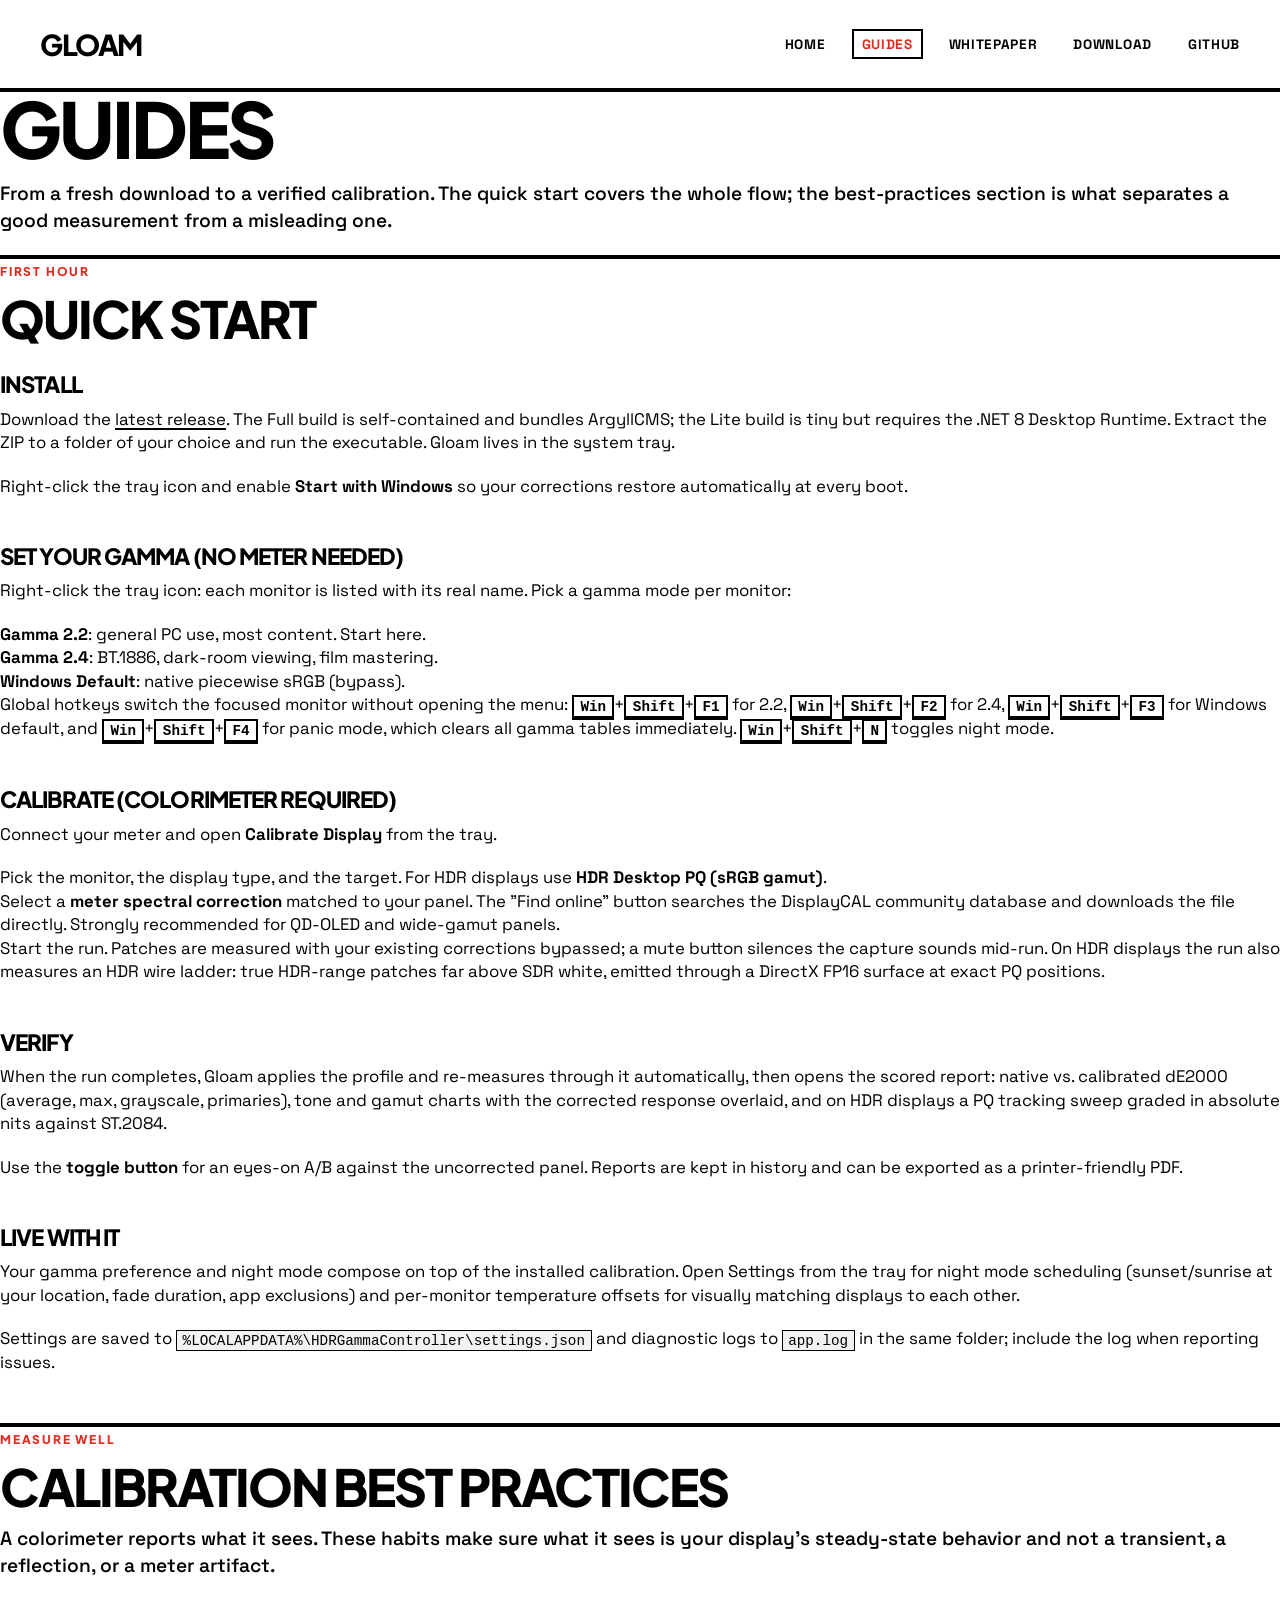
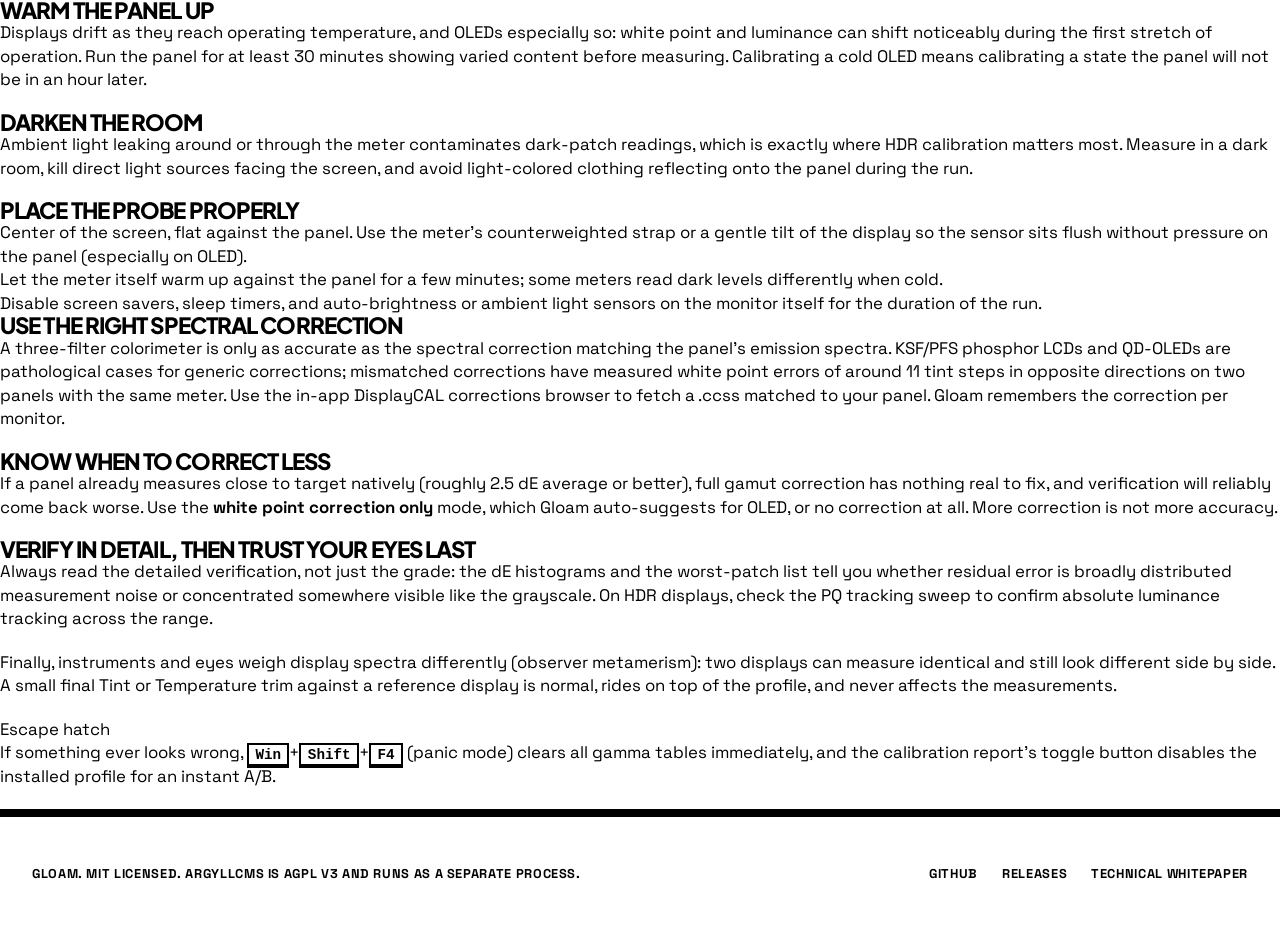
<file: site/guides.html>
<!DOCTYPE html>
<html lang="en">
<head>
  <meta charset="UTF-8">
  <meta name="viewport" content="width=device-width, initial-scale=1.0">
  <title>Guides - Gloam</title>
  <meta name="description" content="Quick-start guide and calibration best practices for Gloam, the HDR-native display calibration tool for Windows.">
  <link rel="stylesheet" href="style.css">
</head>
<body>

  <header class="site-header">
    <div class="wrap">
      <a class="brand" href="index.html"><span class="brand-dot" aria-hidden="true"></span>Gloam</a>
      <nav class="site-nav" aria-label="Site">
        <a href="index.html">Home</a>
        <a href="guides.html" aria-current="page">Guides</a>
        <a href="whitepaper.html">Whitepaper</a>
        <a href="index.html#download">Download</a>
        <a href="https://github.com/davidtorcivia/gloam">GitHub</a>
      </nav>
    </div>
  </header>

  <main>

    <section class="page-head">
      <div class="wrap-narrow">
        <h1>Guides</h1>
        <p class="section-lede">
          From a fresh download to a verified calibration. The quick start covers the whole flow;
          the best-practices section is what separates a good measurement from a misleading one.
        </p>
      </div>
    </section>

    <!-- ============ Quick start ============ -->
    <section id="quick-start">
      <div class="wrap-narrow">
        <span class="kicker">First hour</span>
        <h2 style="margin-top: 0;">Quick start</h2>

        <ol class="steps">

          <li>
            <h3>Install</h3>
            <p>Download the <a href="https://github.com/davidtorcivia/gloam/releases/latest">latest
            release</a>. The Full build is self-contained and bundles ArgyllCMS; the Lite build is
            tiny but requires the .NET 8 Desktop Runtime. Extract the ZIP to a folder of your
            choice and run the executable. Gloam lives in the system tray.</p>
            <p>Right-click the tray icon and enable <strong>Start with Windows</strong> so your
            corrections restore automatically at every boot.</p>
          </li>

          <li>
            <h3>Set your gamma (no meter needed)</h3>
            <p>Right-click the tray icon: each monitor is listed with its real name. Pick a gamma
            mode per monitor:</p>
            <ul>
              <li><strong>Gamma 2.2</strong>: general PC use, most content. Start here.</li>
              <li><strong>Gamma 2.4</strong>: BT.1886, dark-room viewing, film mastering.</li>
              <li><strong>Windows Default</strong>: native piecewise sRGB (bypass).</li>
            </ul>
            <p>Global hotkeys switch the focused monitor without opening the menu:
            <kbd>Win</kbd>+<kbd>Shift</kbd>+<kbd>F1</kbd> for 2.2,
            <kbd>Win</kbd>+<kbd>Shift</kbd>+<kbd>F2</kbd> for 2.4,
            <kbd>Win</kbd>+<kbd>Shift</kbd>+<kbd>F3</kbd> for Windows default, and
            <kbd>Win</kbd>+<kbd>Shift</kbd>+<kbd>F4</kbd> for panic mode, which clears all gamma
            tables immediately. <kbd>Win</kbd>+<kbd>Shift</kbd>+<kbd>N</kbd> toggles night mode.</p>
          </li>

          <li>
            <h3>Calibrate (colorimeter required)</h3>
            <p>Connect your meter and open <strong>Calibrate Display</strong> from the tray.</p>
            <ul>
              <li>Pick the monitor, the display type, and the target. For HDR displays use
              <strong>HDR Desktop PQ (sRGB gamut)</strong>.</li>
              <li>Select a <strong>meter spectral correction</strong> matched to your panel. The
              "Find online" button searches the DisplayCAL community database and downloads the
              file directly. Strongly recommended for QD-OLED and wide-gamut panels.</li>
              <li>Start the run. Patches are measured with your existing corrections bypassed; a
              mute button silences the capture sounds mid-run. On HDR displays the run also
              measures an HDR wire ladder: true HDR-range patches far above SDR white, emitted
              through a DirectX FP16 surface at exact PQ positions.</li>
            </ul>
          </li>

          <li>
            <h3>Verify</h3>
            <p>When the run completes, Gloam applies the profile and re-measures through it
            automatically, then opens the scored report: native vs. calibrated dE2000 (average,
            max, grayscale, primaries), tone and gamut charts with the corrected response overlaid,
            and on HDR displays a PQ tracking sweep graded in absolute nits against ST.2084.</p>
            <p>Use the <strong>toggle button</strong> for an eyes-on A/B against the uncorrected
            panel. Reports are kept in history and can be exported as a printer-friendly PDF.</p>
          </li>

          <li>
            <h3>Live with it</h3>
            <p>Your gamma preference and night mode compose on top of the installed calibration.
            Open Settings from the tray for night mode scheduling (sunset/sunrise at your
            location, fade duration, app exclusions) and per-monitor temperature offsets for
            visually matching displays to each other.</p>
            <p>Settings are saved to <code>%LOCALAPPDATA%\HDRGammaController\settings.json</code>
            and diagnostic logs to <code>app.log</code> in the same folder; include the log when
            reporting issues.</p>
          </li>

        </ol>
      </div>
    </section>

    <!-- ============ Best practices ============ -->
    <section id="best-practices">
      <div class="wrap-narrow">
        <span class="kicker">Measure well</span>
        <h2 style="margin-top: 0;">Calibration best practices</h2>
        <p class="section-lede">
          A colorimeter reports what it sees. These habits make sure what it sees is your display's
          steady-state behavior and not a transient, a reflection, or a meter artifact.
        </p>

        <h3>Warm the panel up</h3>
        <p>Displays drift as they reach operating temperature, and OLEDs especially so: white point
        and luminance can shift noticeably during the first stretch of operation. Run the panel for
        at least 30 minutes showing varied content before measuring. Calibrating a cold OLED means
        calibrating a state the panel will not be in an hour later.</p>

        <h3>Darken the room</h3>
        <p>Ambient light leaking around or through the meter contaminates dark-patch readings,
        which is exactly where HDR calibration matters most. Measure in a dark room, kill direct
        light sources facing the screen, and avoid light-colored clothing reflecting onto the panel
        during the run.</p>

        <h3>Place the probe properly</h3>
        <ul>
          <li>Center of the screen, flat against the panel. Use the meter's counterweighted strap
          or a gentle tilt of the display so the sensor sits flush without pressure on the panel
          (especially on OLED).</li>
          <li>Let the meter itself warm up against the panel for a few minutes; some meters read
          dark levels differently when cold.</li>
          <li>Disable screen savers, sleep timers, and auto-brightness or ambient light sensors on
          the monitor itself for the duration of the run.</li>
        </ul>

        <h3>Use the right spectral correction</h3>
        <p>A three-filter colorimeter is only as accurate as the spectral correction matching the
        panel's emission spectra. KSF/PFS phosphor LCDs and QD-OLEDs are pathological cases for
        generic corrections; mismatched corrections have measured white point errors of around
        11 tint steps in opposite directions on two panels with the same meter. Use the in-app
        DisplayCAL corrections browser to fetch a .ccss matched to your panel. Gloam remembers the
        correction per monitor.</p>

        <h3>Know when to correct less</h3>
        <p>If a panel already measures close to target natively (roughly 2.5 dE average or
        better), full gamut correction has nothing real to fix, and verification will reliably come
        back worse. Use the <strong>white point correction only</strong> mode, which Gloam
        auto-suggests for OLED, or no correction at all. More correction is not more accuracy.</p>

        <h3>Verify in detail, then trust your eyes last</h3>
        <p>Always read the detailed verification, not just the grade: the dE histograms and the
        worst-patch list tell you whether residual error is broadly distributed measurement noise
        or concentrated somewhere visible like the grayscale. On HDR displays, check the PQ
        tracking sweep to confirm absolute luminance tracking across the range.</p>
        <p>Finally, instruments and eyes weigh display spectra differently (observer metamerism):
        two displays can measure identical and still look different side by side. A small final
        Tint or Temperature trim against a reference display is normal, rides on top of the
        profile, and never affects the measurements.</p>

        <aside class="note">
          <span class="note-label">Escape hatch</span>
          <p>If something ever looks wrong, <kbd>Win</kbd>+<kbd>Shift</kbd>+<kbd>F4</kbd>
          (panic mode) clears all gamma tables immediately, and the calibration report's toggle
          button disables the installed profile for an instant A/B.</p>
        </aside>

      </div>
    </section>

  </main>

  <footer class="site-footer">
    <div class="wrap">
      <span>Gloam. MIT licensed. ArgyllCMS is AGPL v3 and runs as a separate process.</span>
      <span class="footer-links">
        <a href="https://github.com/davidtorcivia/gloam">GitHub</a>
        <a href="https://github.com/davidtorcivia/gloam/releases/latest">Releases</a>
        <a href="whitepaper.html">Technical whitepaper</a>
      </span>
    </div>
  </footer>

</body>
</html>
</file>
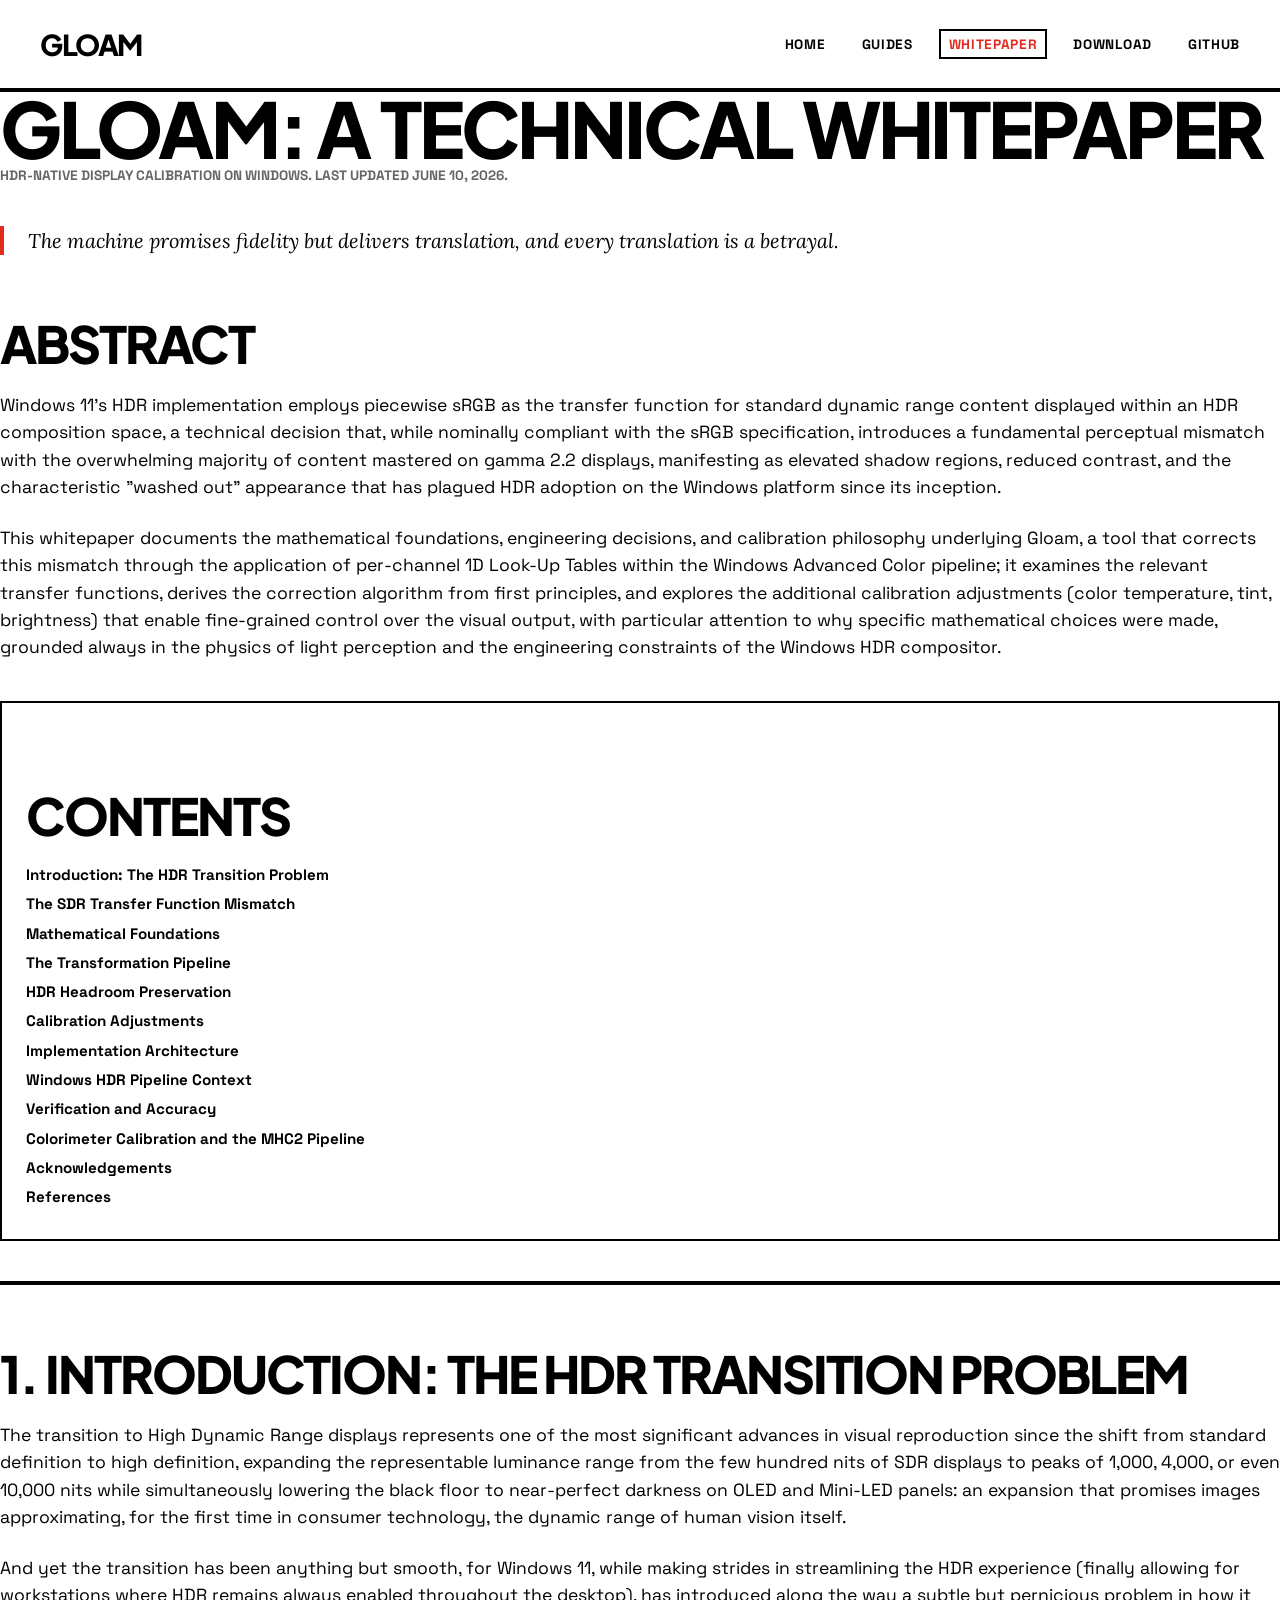
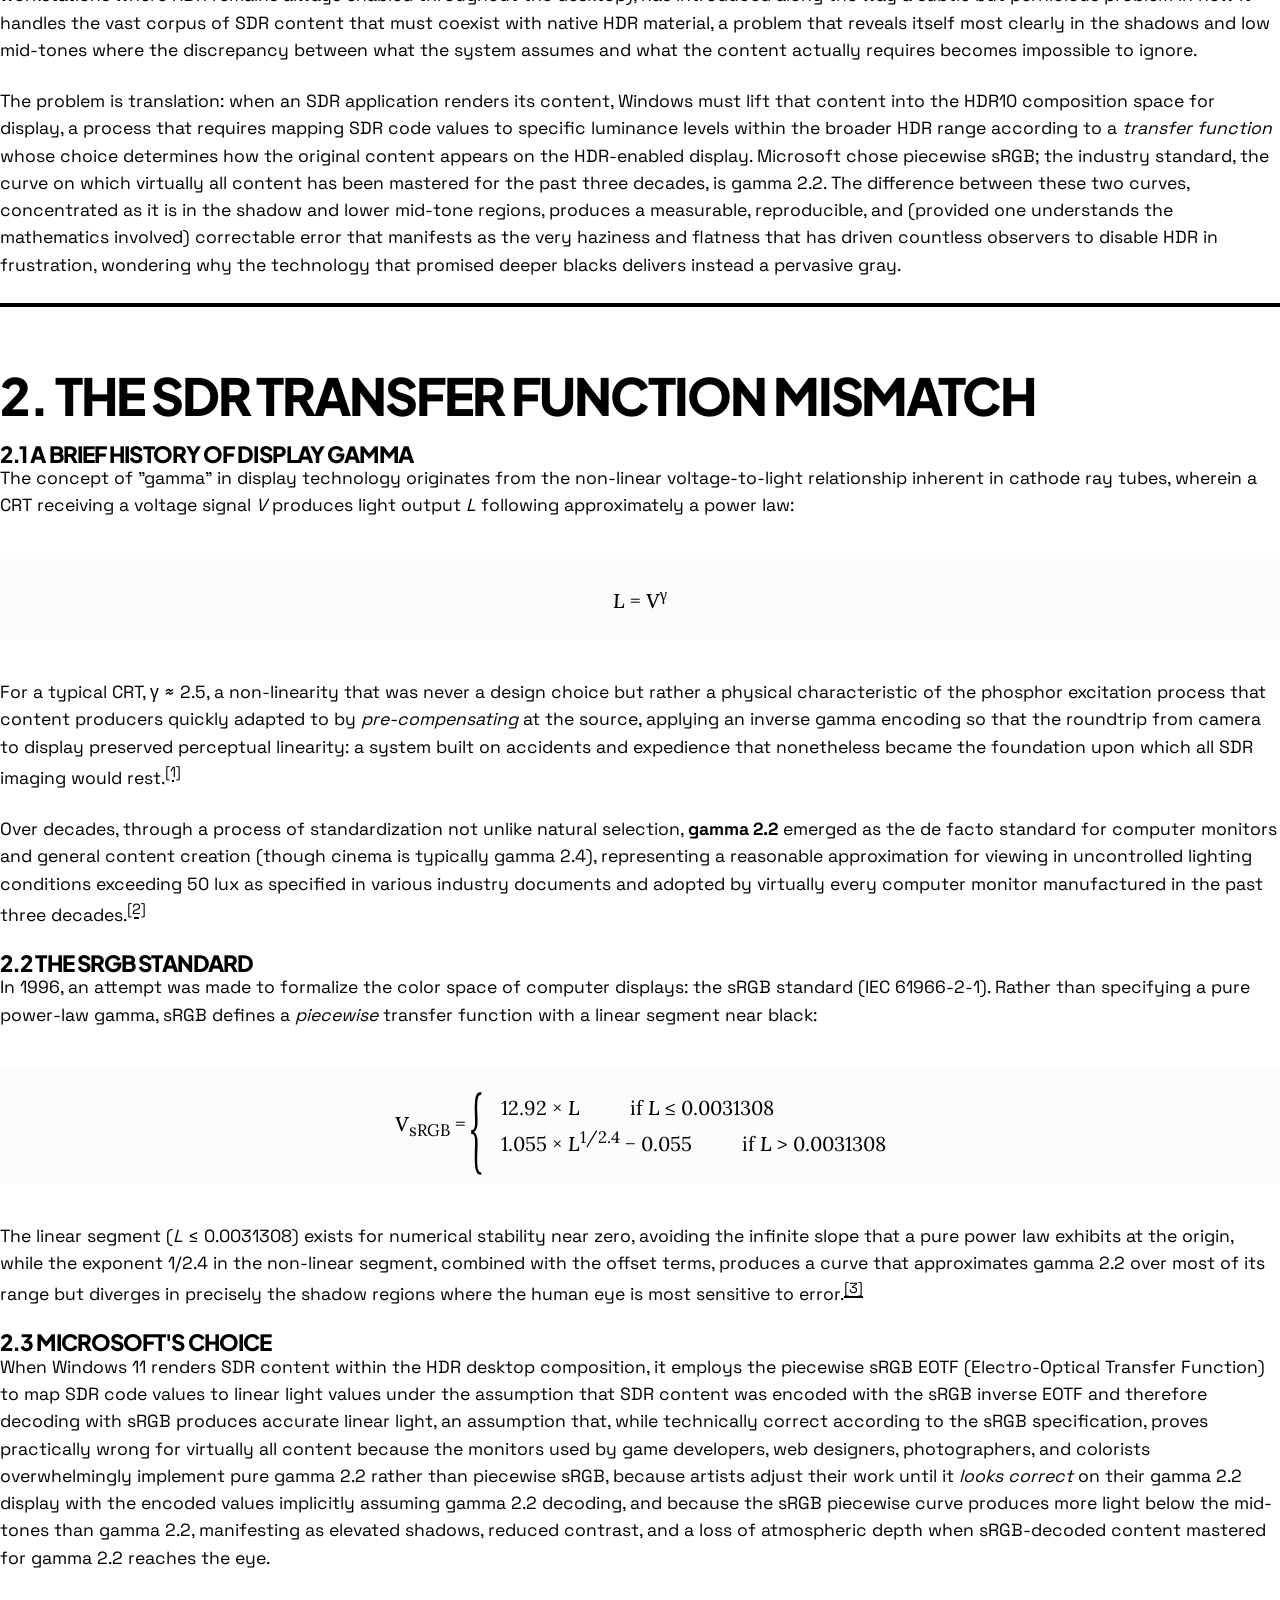
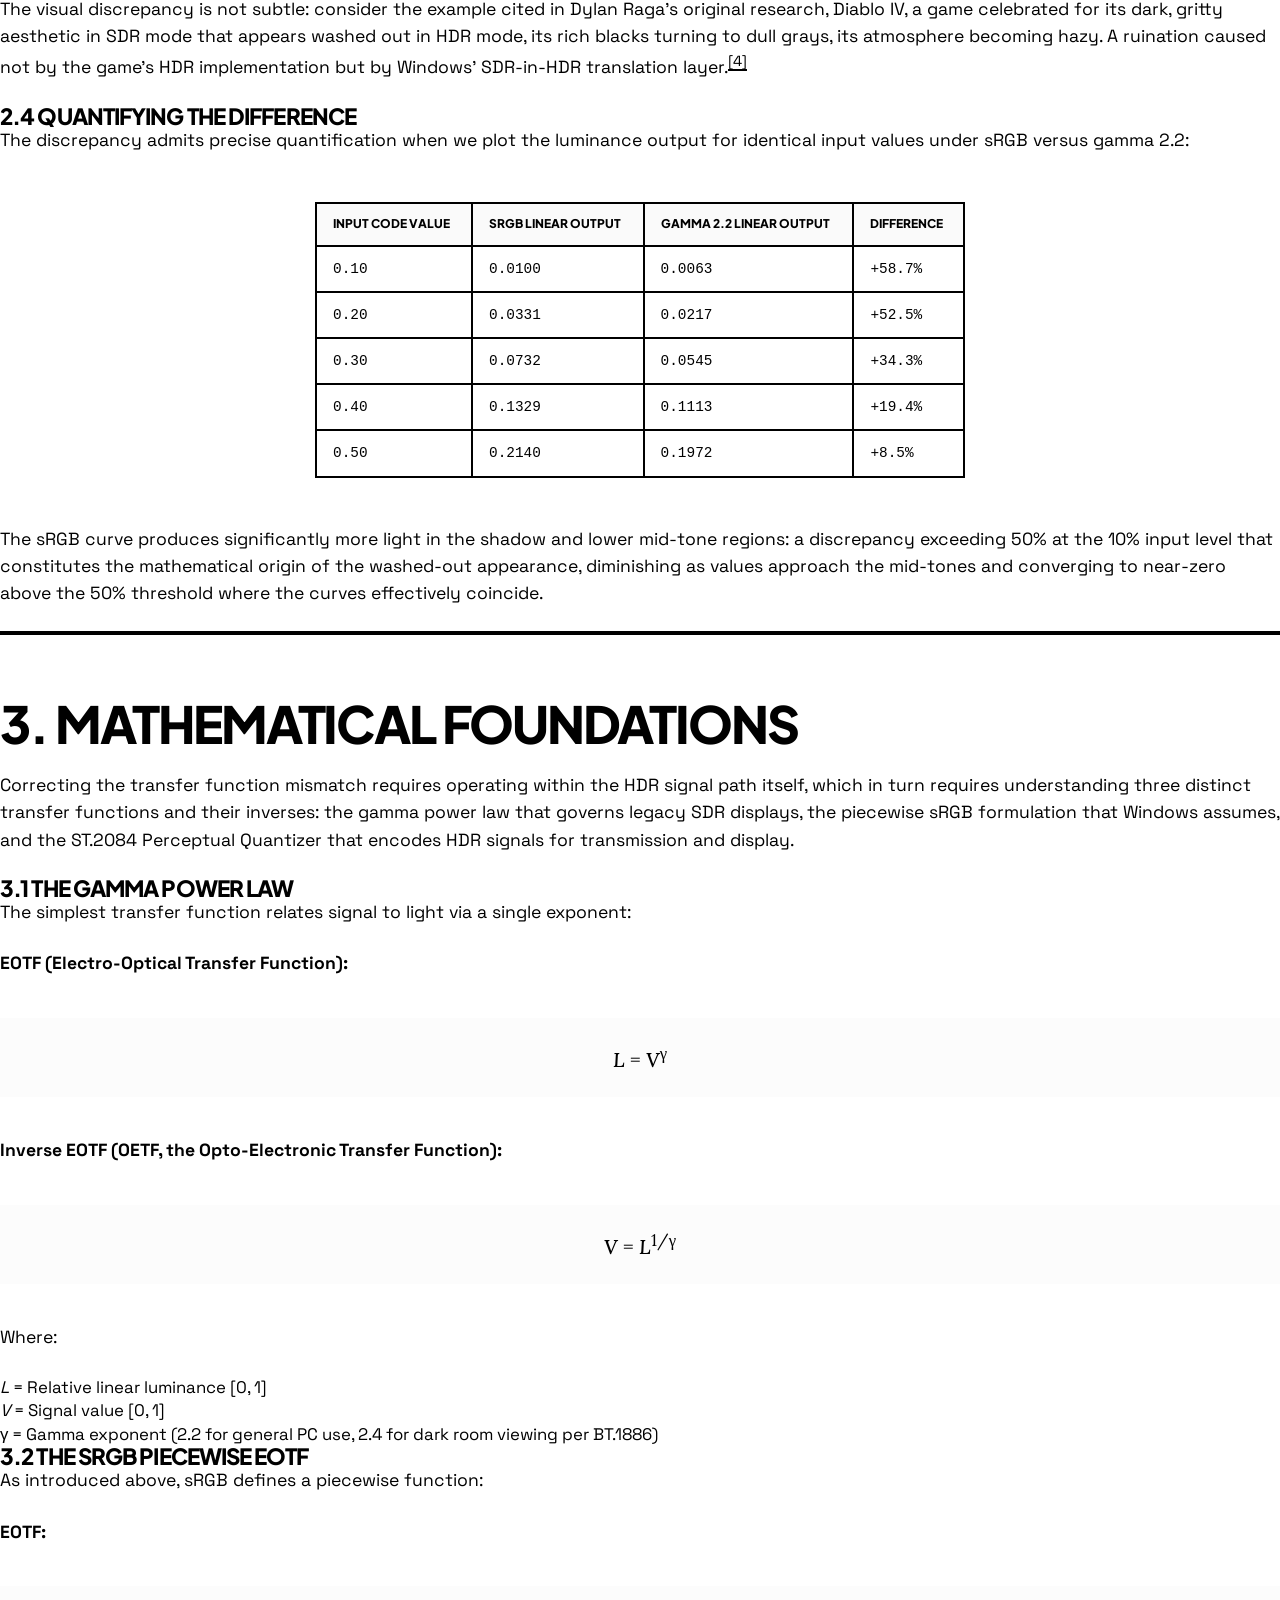
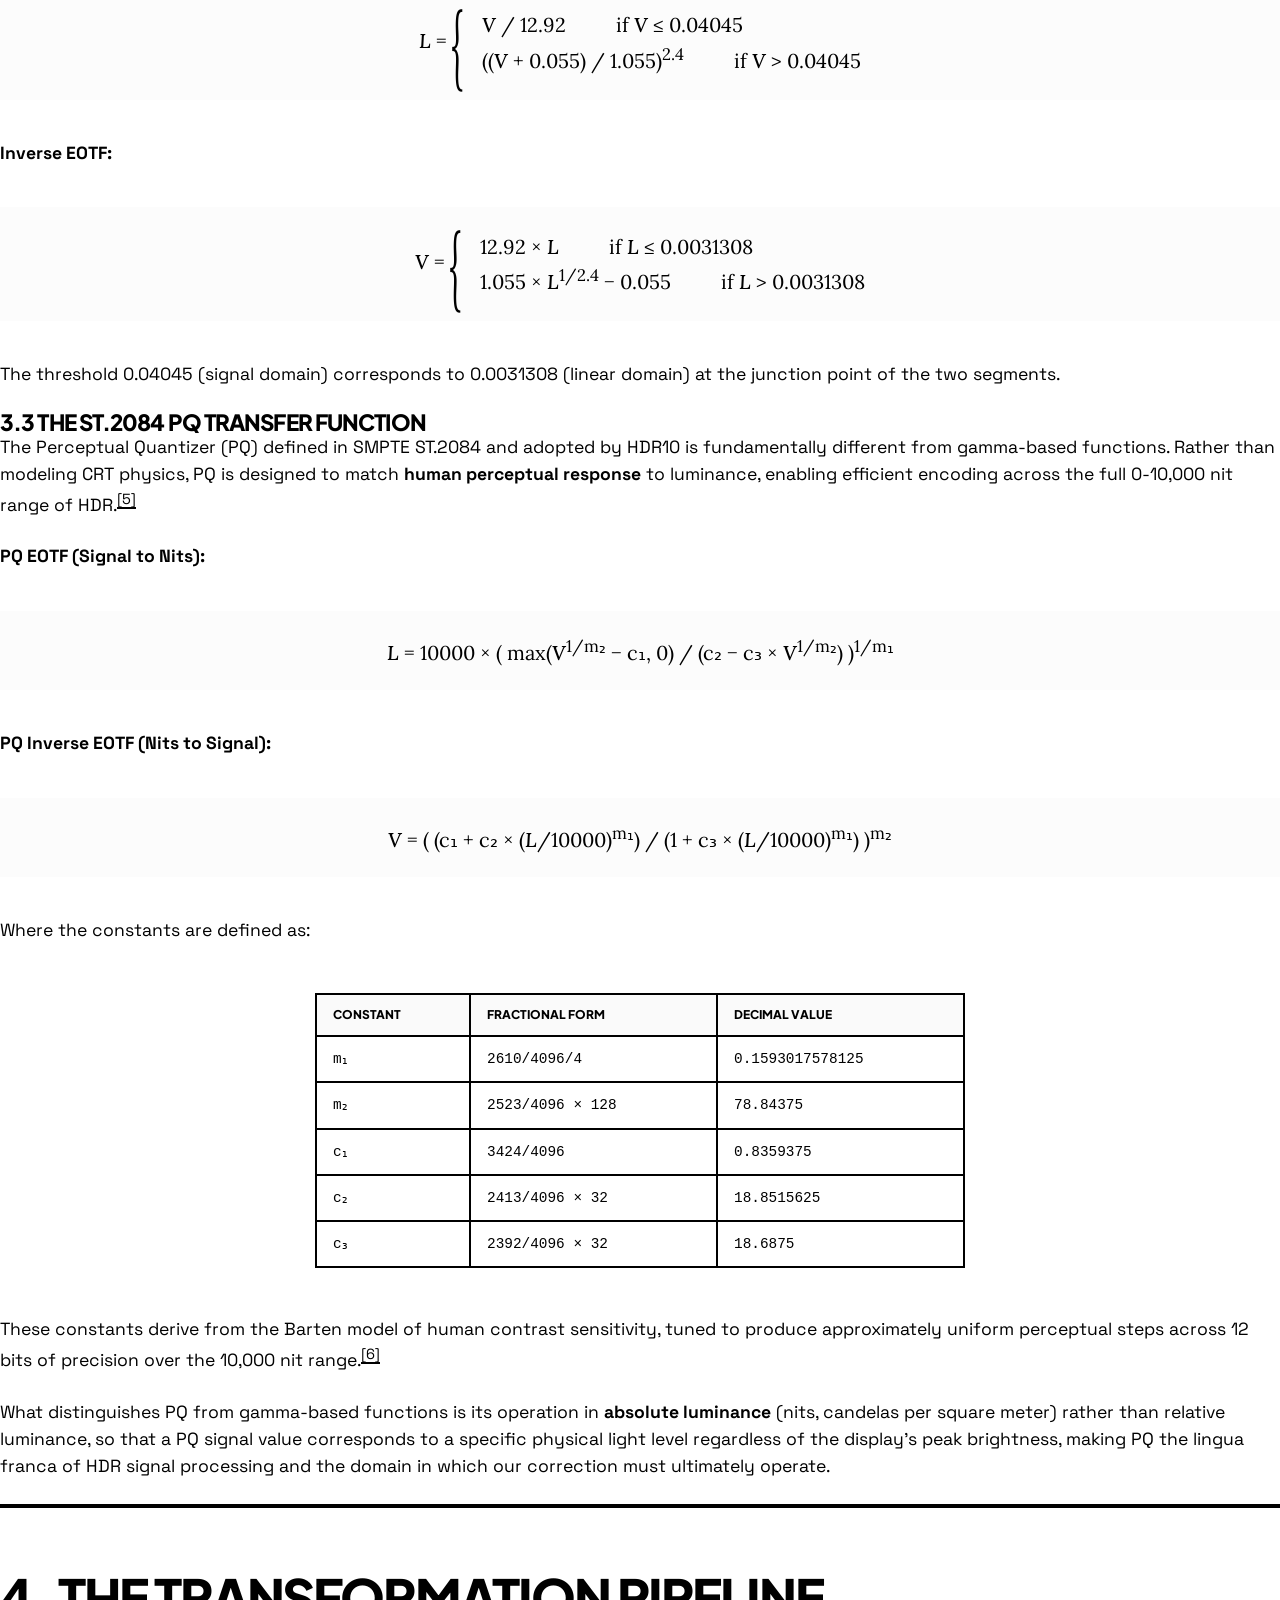
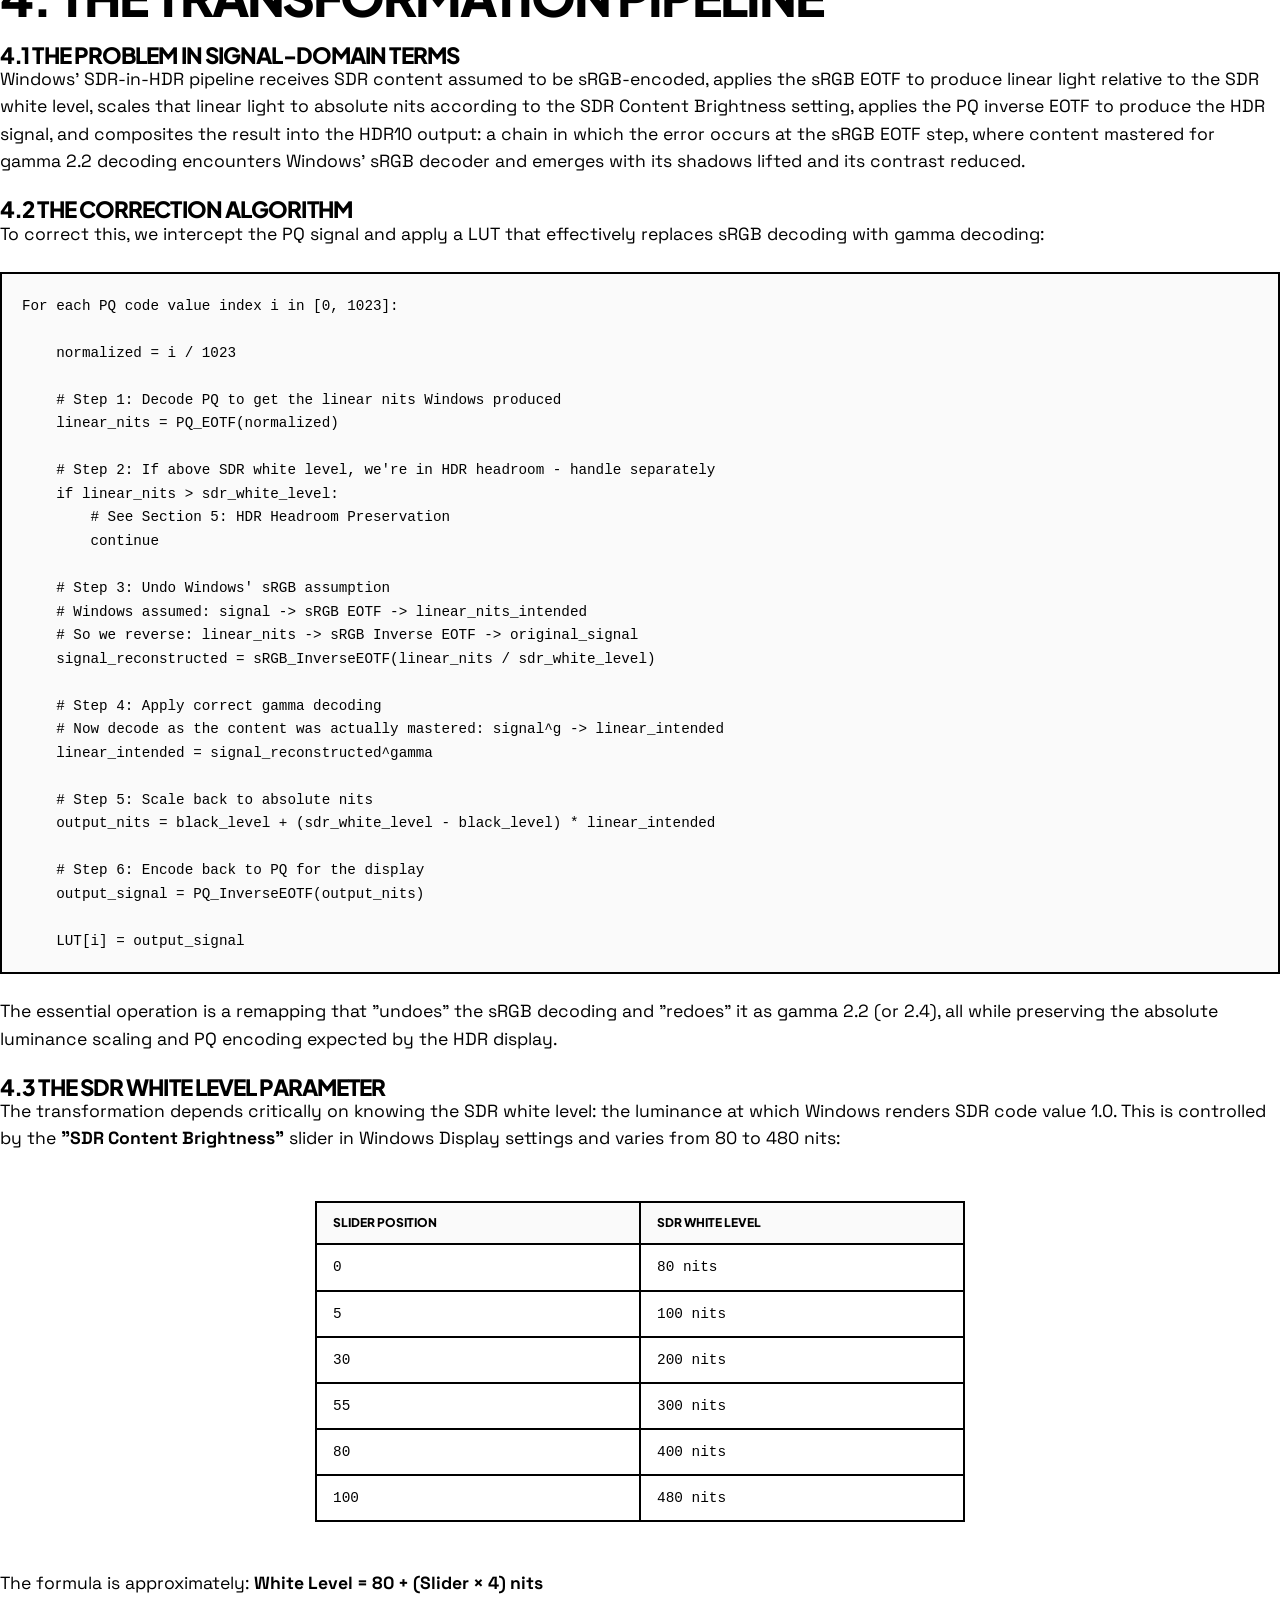
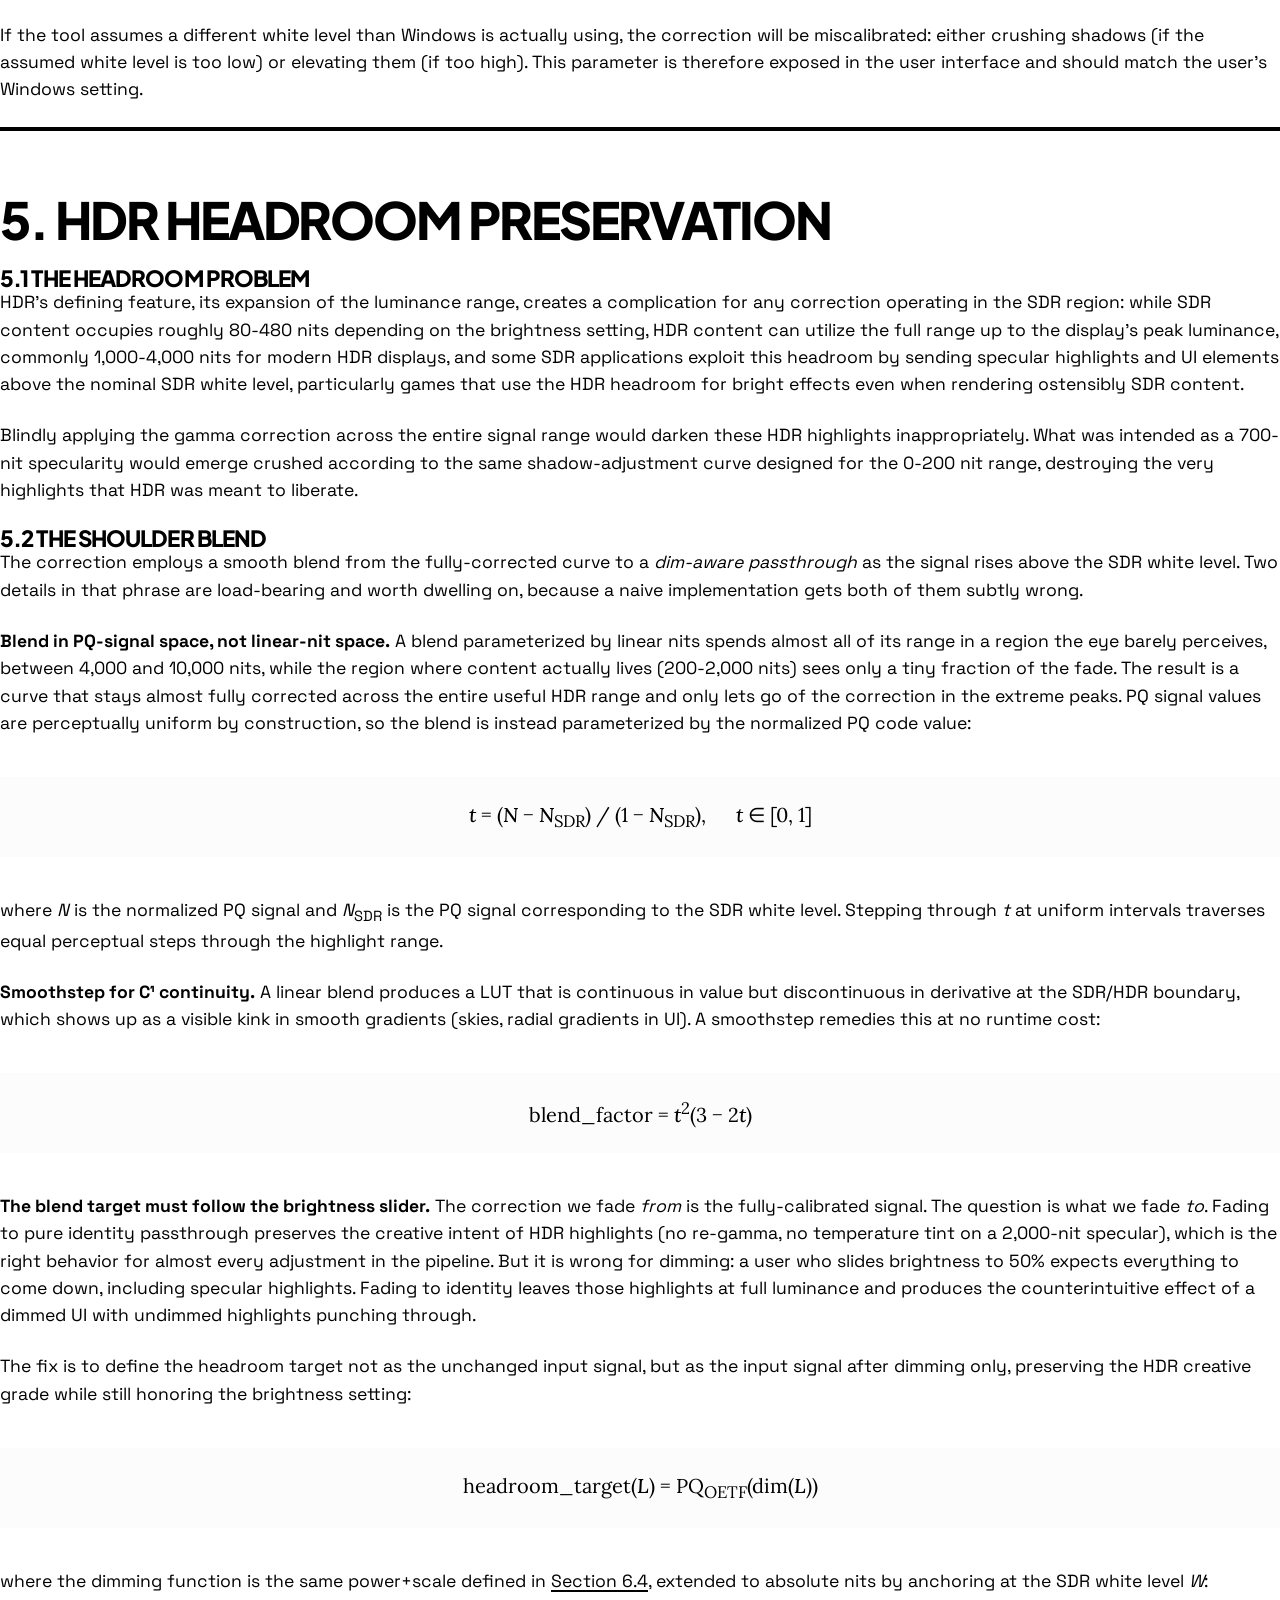
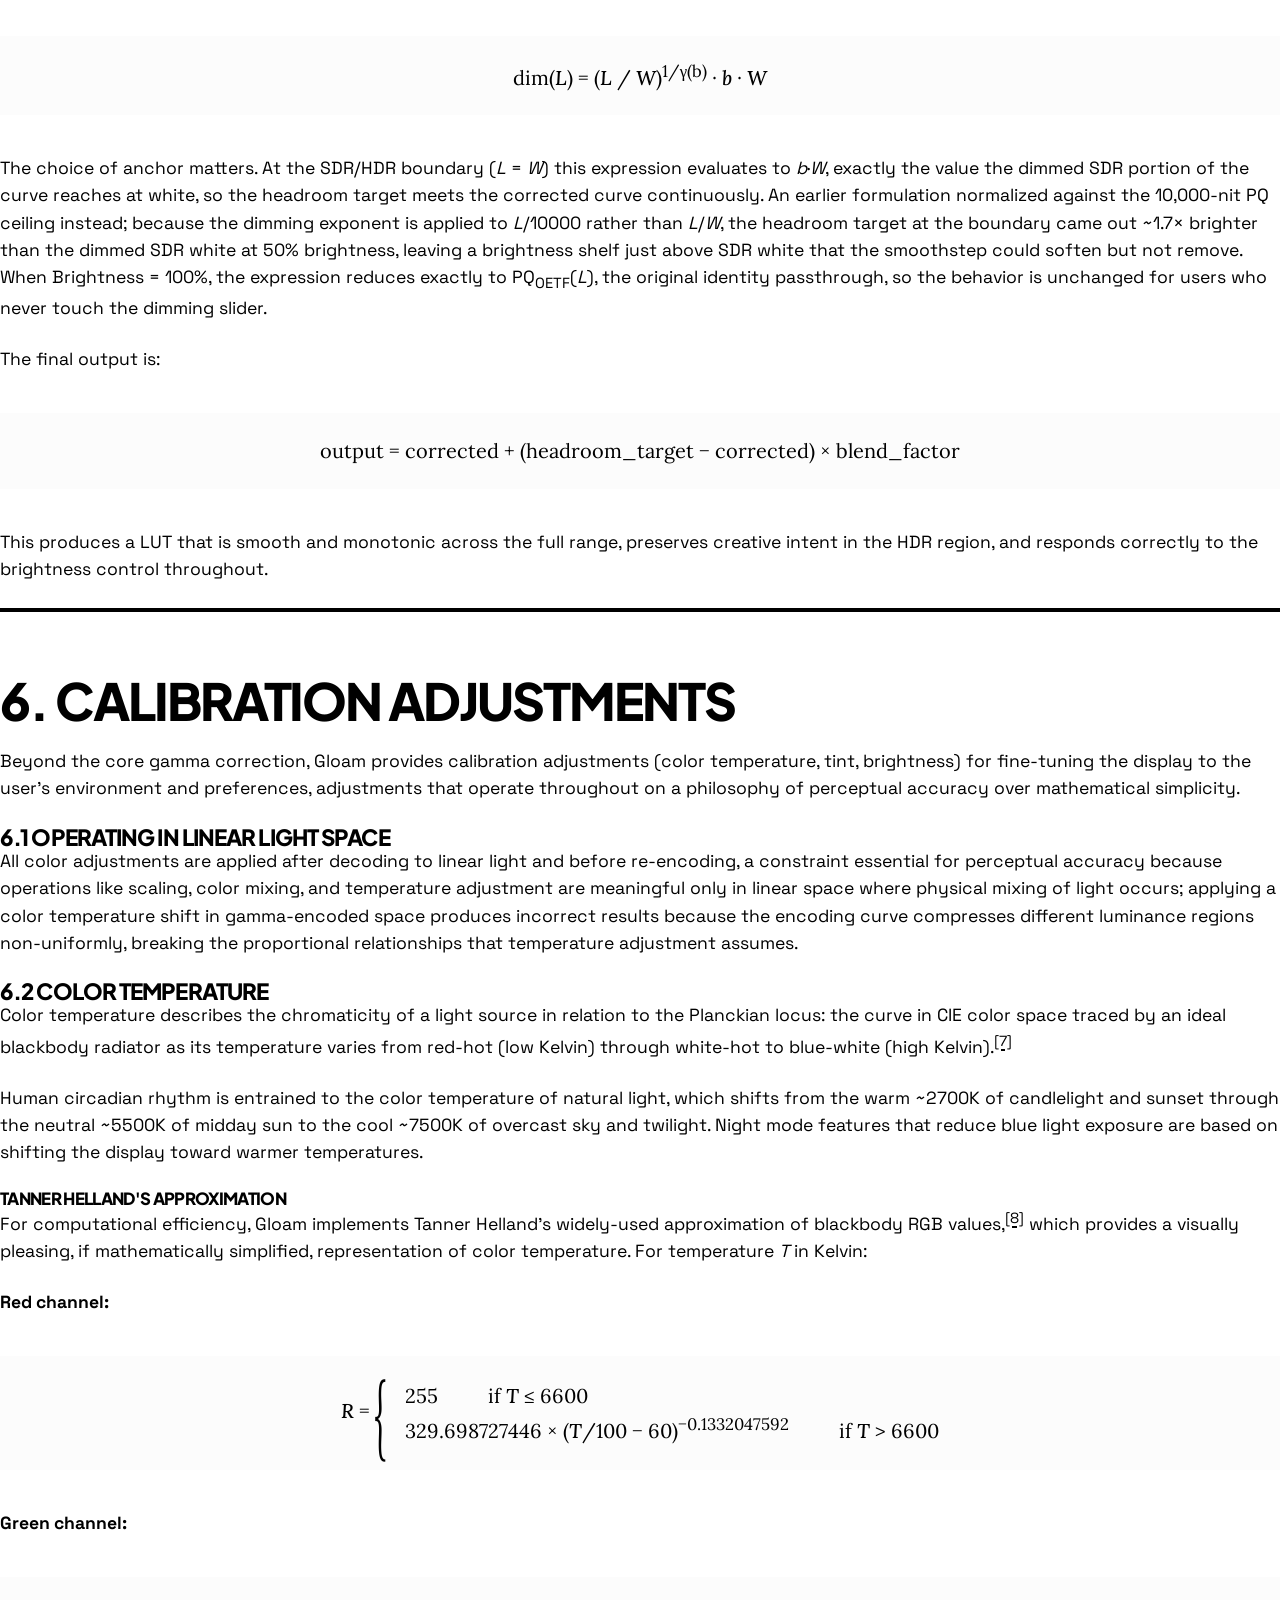
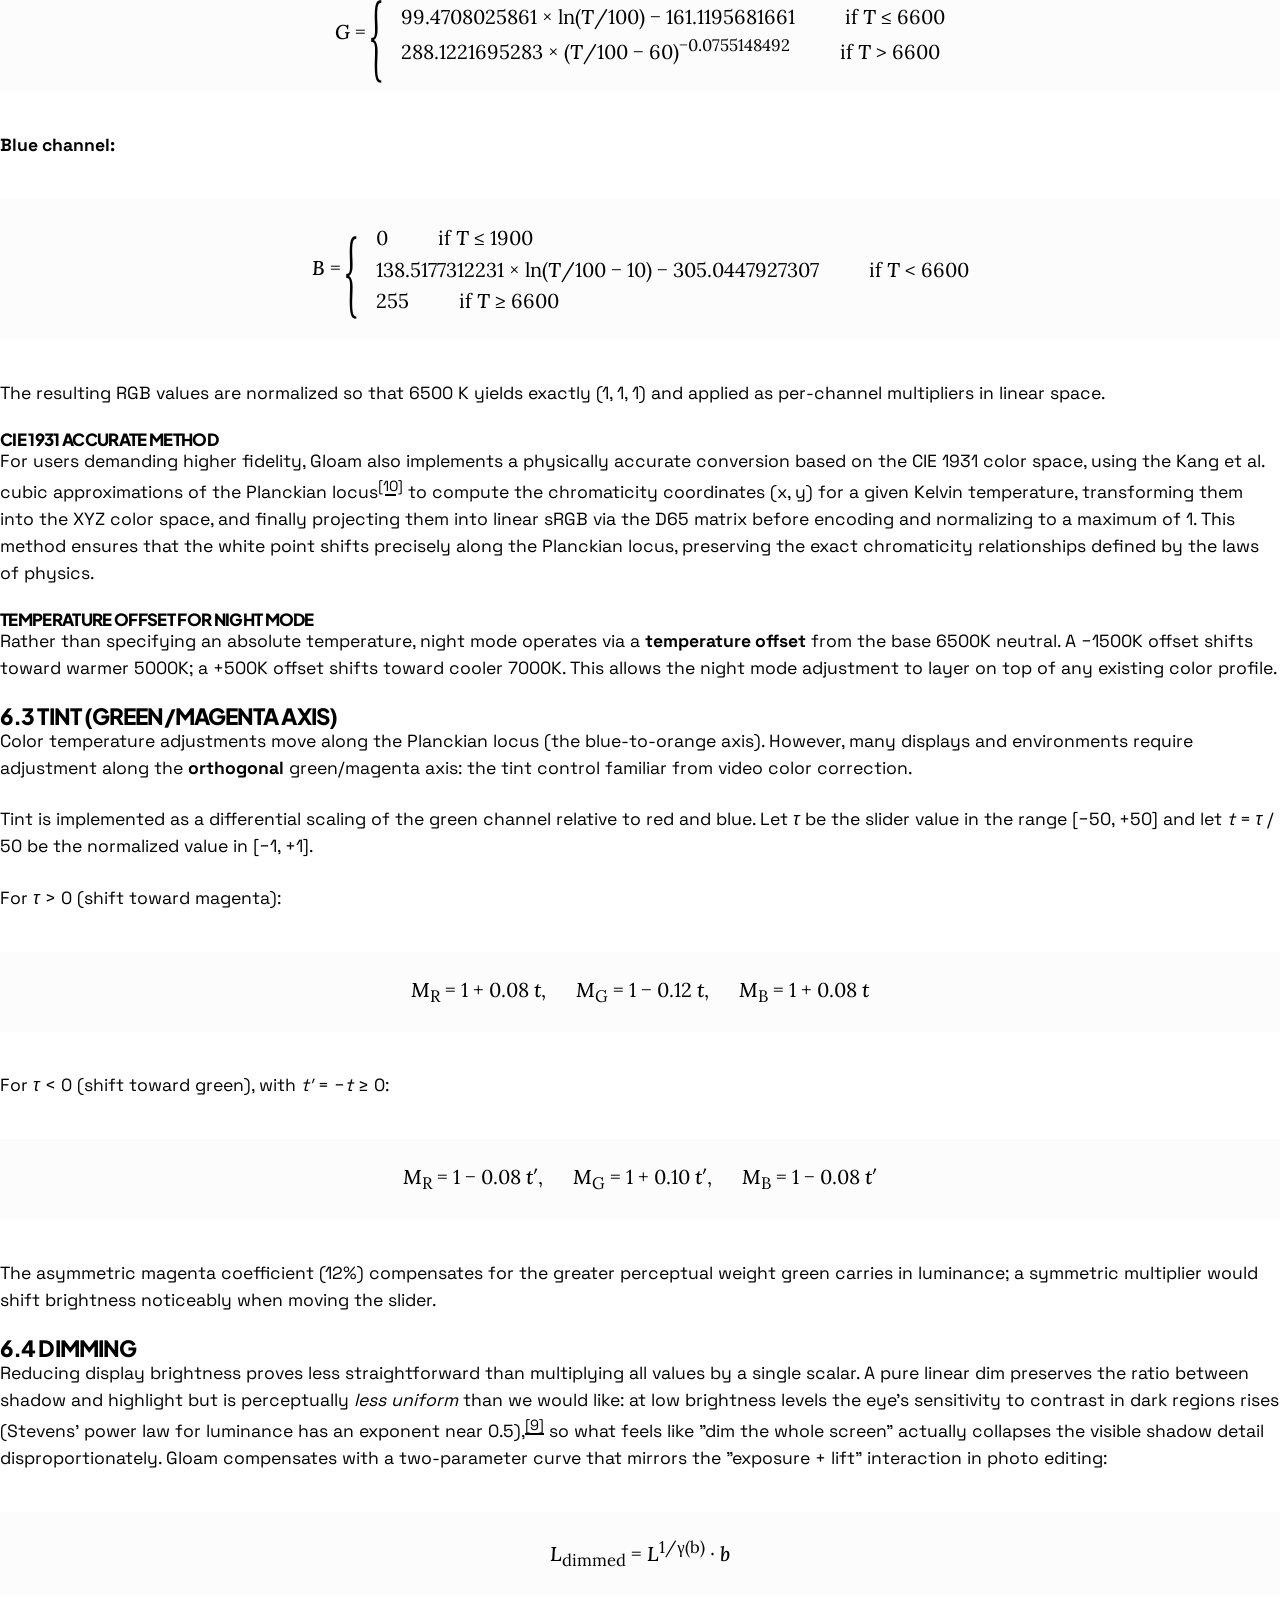
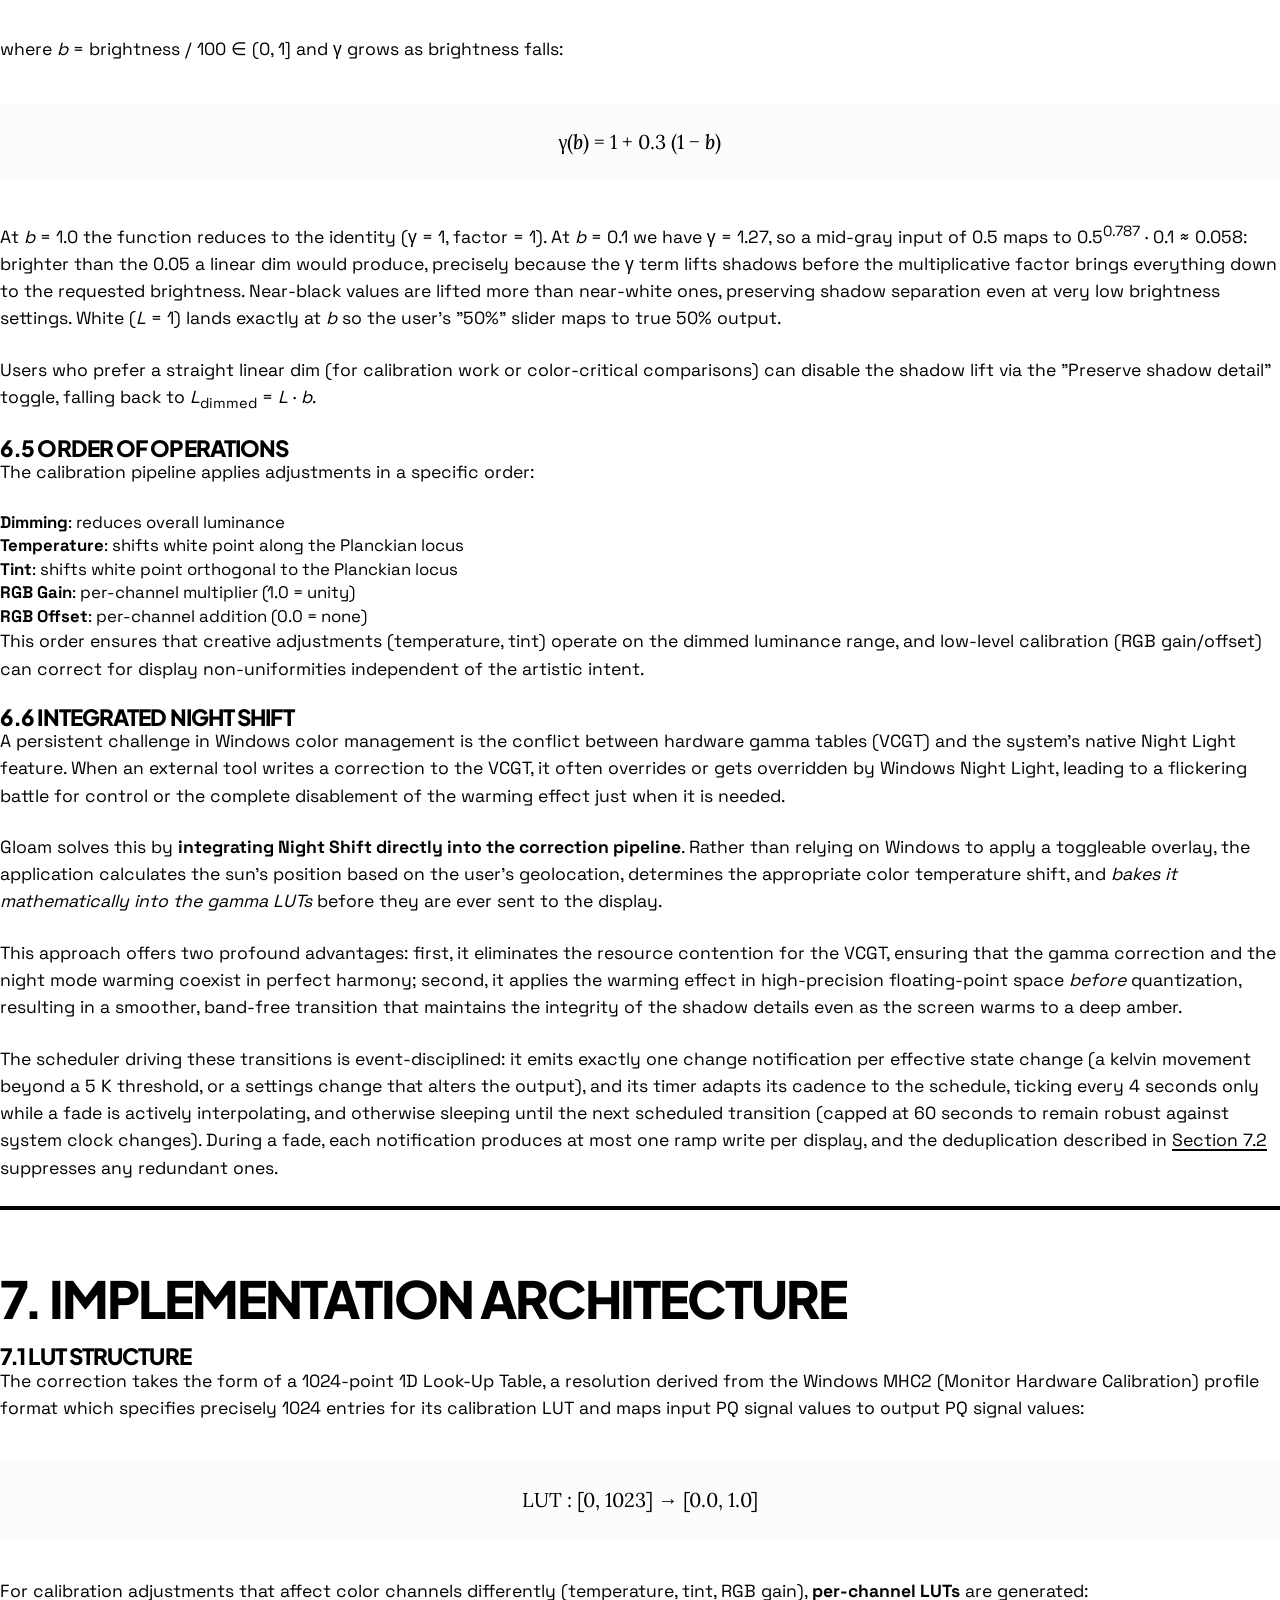
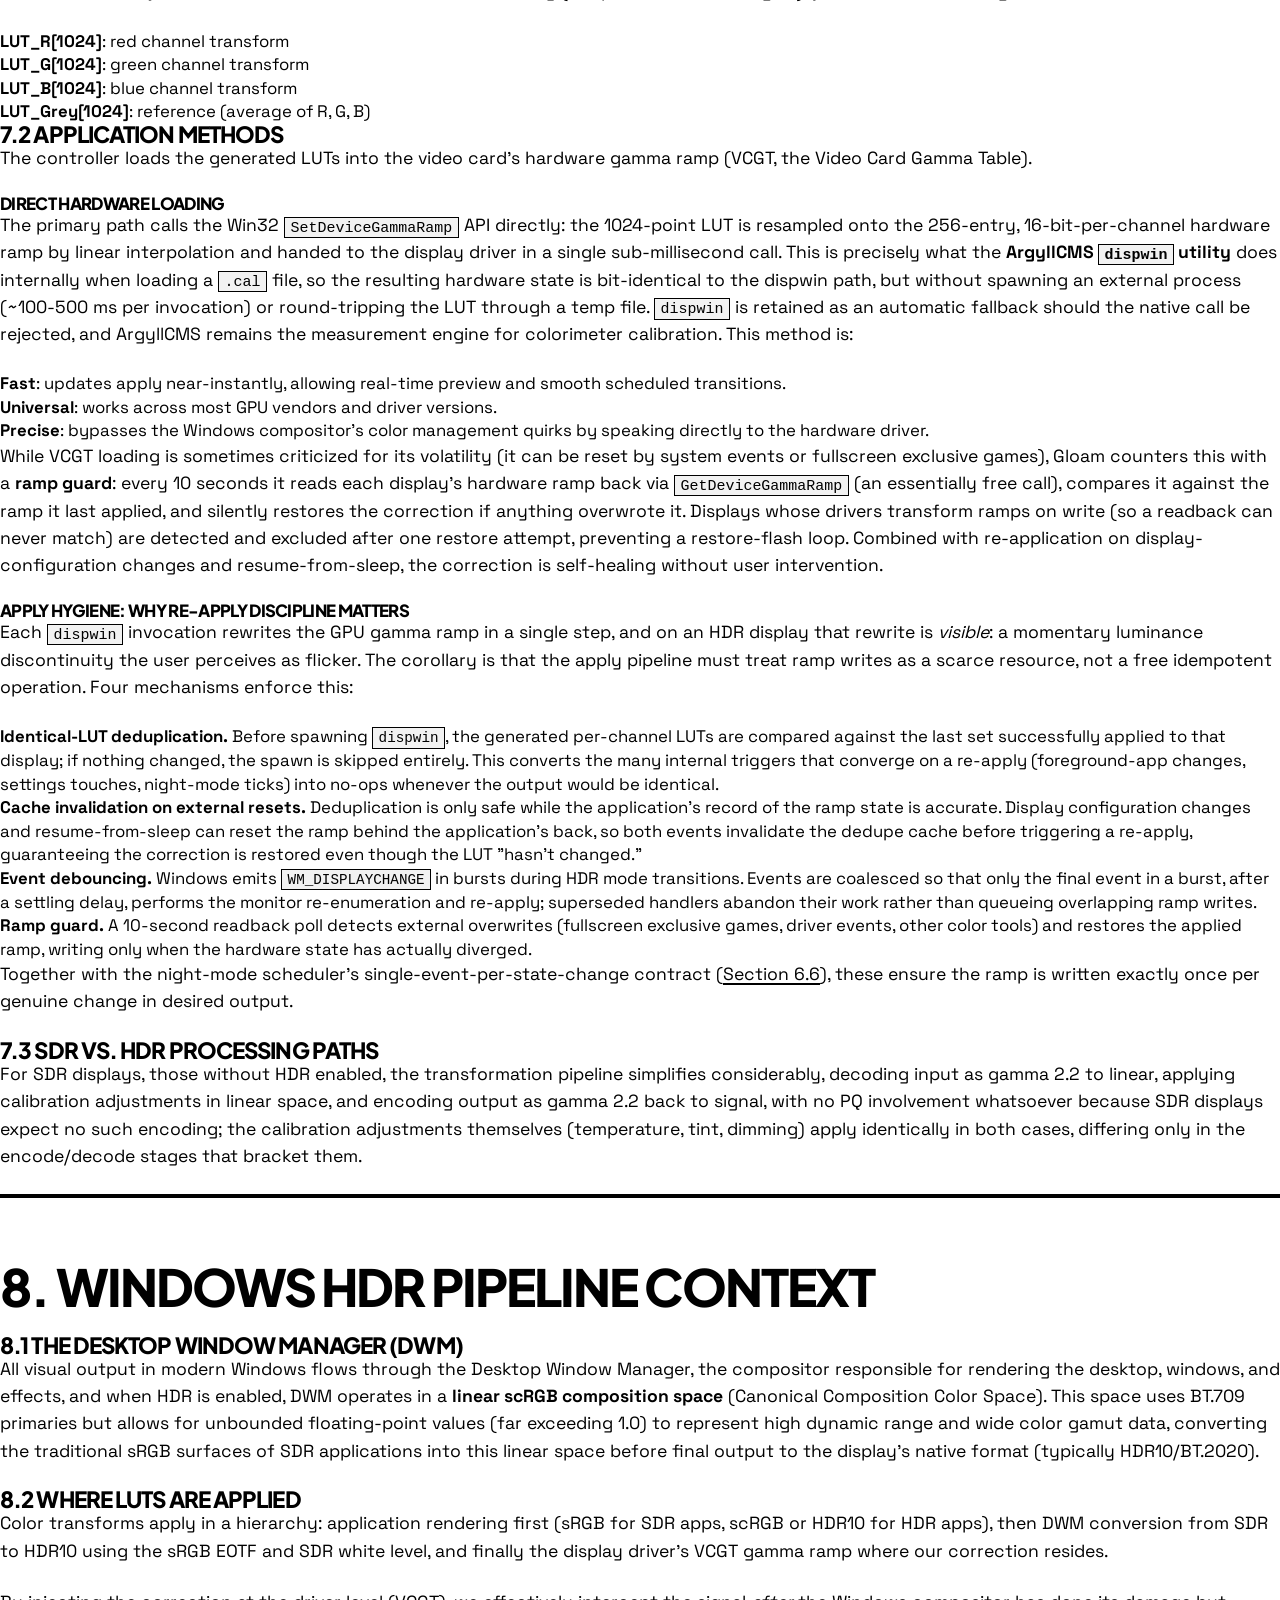
<file: site/whitepaper.html>
<!DOCTYPE html>
<html lang="en">
<head>
  <meta charset="UTF-8">
  <meta name="viewport" content="width=device-width, initial-scale=1.0">
  <title>Technical Whitepaper - Gloam</title>
  <meta name="description" content="The mathematics and engineering behind Gloam: the Windows SDR-in-HDR transfer function mismatch, PQ-domain correction LUTs, and the MHC2 colorimeter calibration pipeline.">
  <link rel="stylesheet" href="style.css">
</head>
<body>

  <header class="site-header">
    <div class="wrap">
      <a class="brand" href="index.html"><span class="brand-dot" aria-hidden="true"></span>Gloam</a>
      <nav class="site-nav" aria-label="Site">
        <a href="index.html">Home</a>
        <a href="guides.html">Guides</a>
        <a href="whitepaper.html" aria-current="page">Whitepaper</a>
        <a href="index.html#download">Download</a>
        <a href="https://github.com/davidtorcivia/gloam">GitHub</a>
      </nav>
    </div>
  </header>

  <main class="paper-main">
    <article class="whitepaper" id="top">

      <section>
        <h1>Gloam: A Technical Whitepaper</h1>
        <p class="paper-meta">
          HDR-native display calibration on Windows. Last updated June 10, 2026.
        </p>
        <blockquote>The machine promises fidelity but delivers translation, and every translation is a betrayal.</blockquote>

        <h2 id="abstract">Abstract</h2>
        <p>
          Windows 11's HDR implementation employs piecewise sRGB as the transfer function for standard
          dynamic range content displayed within an HDR composition space, a technical decision that,
          while nominally compliant with the sRGB specification, introduces a fundamental perceptual
          mismatch with the overwhelming majority of content mastered on gamma 2.2 displays, manifesting
          as elevated shadow regions, reduced contrast, and the characteristic "washed out" appearance
          that has plagued HDR adoption on the Windows platform since its inception.
        </p>
        <p>
          This whitepaper documents the mathematical foundations, engineering decisions, and calibration
          philosophy underlying Gloam, a tool that corrects this mismatch through the application of
          per-channel 1D Look-Up Tables within the Windows Advanced Color pipeline; it examines the
          relevant transfer functions, derives the correction algorithm from first principles, and
          explores the additional calibration adjustments (color temperature, tint, brightness) that
          enable fine-grained control over the visual output, with particular attention to why specific
          mathematical choices were made, grounded always in the physics of light perception and the
          engineering constraints of the Windows HDR compositor.
        </p>

        <nav class="toc" aria-label="Table of contents">
          <h2>Contents</h2>
          <ol>
            <li><a href="#s1">Introduction: The HDR Transition Problem</a></li>
            <li><a href="#s2">The SDR Transfer Function Mismatch</a></li>
            <li><a href="#s3">Mathematical Foundations</a></li>
            <li><a href="#s4">The Transformation Pipeline</a></li>
            <li><a href="#s5">HDR Headroom Preservation</a></li>
            <li><a href="#s6">Calibration Adjustments</a></li>
            <li><a href="#s7">Implementation Architecture</a></li>
            <li><a href="#s8">Windows HDR Pipeline Context</a></li>
            <li><a href="#s9">Verification and Accuracy</a></li>
            <li><a href="#s10">Colorimeter Calibration and the MHC2 Pipeline</a></li>
            <li><a href="#s11">Acknowledgements</a></li>
            <li><a href="#s12">References</a></li>
          </ol>
        </nav>
      </section>

      <!-- ================= Section 1 ================= -->
      <section>
        <h2 id="s1">1. Introduction: The HDR Transition Problem</h2>
        <p>
          The transition to High Dynamic Range displays represents one of the most significant advances
          in visual reproduction since the shift from standard definition to high definition, expanding
          the representable luminance range from the few hundred nits of SDR displays to peaks of 1,000,
          4,000, or even 10,000 nits while simultaneously lowering the black floor to near-perfect
          darkness on OLED and Mini-LED panels: an expansion that promises images approximating, for
          the first time in consumer technology, the dynamic range of human vision itself.
        </p>
        <p>
          And yet the transition has been anything but smooth, for Windows 11, while making strides in
          streamlining the HDR experience (finally allowing for workstations where HDR remains always
          enabled throughout the desktop), has introduced along the way a subtle but pernicious problem
          in how it handles the vast corpus of SDR content that must coexist with native HDR material,
          a problem that reveals itself most clearly in the shadows and low mid-tones where the
          discrepancy between what the system assumes and what the content actually requires becomes
          impossible to ignore.
        </p>
        <p>
          The problem is translation: when an SDR application renders its content, Windows must lift
          that content into the HDR10 composition space for display, a process that requires mapping
          SDR code values to specific luminance levels within the broader HDR range according to a
          <em>transfer function</em> whose choice determines how the original content appears on the
          HDR-enabled display. Microsoft chose piecewise sRGB; the industry standard, the curve on which
          virtually all content has been mastered for the past three decades, is gamma 2.2. The
          difference between these two curves, concentrated as it is in the shadow and lower mid-tone
          regions, produces a measurable, reproducible, and (provided one understands the mathematics
          involved) correctable error that manifests as the very haziness and flatness that has driven
          countless observers to disable HDR in frustration, wondering why the technology that promised
          deeper blacks delivers instead a pervasive gray.
        </p>
      </section>

      <!-- ================= Section 2 ================= -->
      <section>
        <h2 id="s2">2. The SDR Transfer Function Mismatch</h2>

        <h3 id="s2-1">2.1 A Brief History of Display Gamma</h3>
        <p>
          The concept of "gamma" in display technology originates from the non-linear voltage-to-light
          relationship inherent in cathode ray tubes, wherein a CRT receiving a voltage signal
          <var>V</var> produces light output <var>L</var> following approximately a power law:
        </p>
        <div class="math"><var>L</var> = <var>V</var><sup>γ</sup></div>
        <p>
          For a typical CRT, γ ≈ 2.5, a non-linearity that was never a design choice but rather a
          physical characteristic of the phosphor excitation process that content producers quickly
          adapted to by <em>pre-compensating</em> at the source, applying an inverse gamma encoding so
          that the roundtrip from camera to display preserved perceptual linearity: a system built on
          accidents and expedience that nonetheless became the foundation upon which all SDR imaging
          would rest.<sup class="fn"><a href="#ref1">[1]</a></sup>
        </p>
        <p>
          Over decades, through a process of standardization not unlike natural selection,
          <strong>gamma 2.2</strong> emerged as the de facto standard for computer monitors and general
          content creation (though cinema is typically gamma 2.4), representing a reasonable
          approximation for viewing in uncontrolled lighting conditions exceeding 50 lux as specified in
          various industry documents and adopted by virtually every computer monitor manufactured in the
          past three decades.<sup class="fn"><a href="#ref2">[2]</a></sup>
        </p>

        <h3 id="s2-2">2.2 The sRGB Standard</h3>
        <p>
          In 1996, an attempt was made to formalize the color space of computer displays: the sRGB
          standard (IEC 61966-2-1). Rather than specifying a pure power-law gamma, sRGB defines a
          <em>piecewise</em> transfer function with a linear segment near black:
        </p>
        <div class="math">
          <var>V</var><sub>sRGB</sub> =
          <span class="cases">
            <span>12.92 × <var>L</var> &emsp;&emsp; if <var>L</var> ≤ 0.0031308</span>
            <span>1.055 × <var>L</var><sup>1/2.4</sup> − 0.055 &emsp;&emsp; if <var>L</var> &gt; 0.0031308</span>
          </span>
        </div>
        <p>
          The linear segment (<var>L</var> ≤ 0.0031308) exists for numerical stability near zero,
          avoiding the infinite slope that a pure power law exhibits at the origin, while the exponent
          1/2.4 in the non-linear segment, combined with the offset terms, produces a curve that
          approximates gamma 2.2 over most of its range but diverges in precisely the shadow regions
          where the human eye is most sensitive to error.<sup class="fn"><a href="#ref3">[3]</a></sup>
        </p>

        <h3 id="s2-3">2.3 Microsoft's Choice</h3>
        <p>
          When Windows 11 renders SDR content within the HDR desktop composition, it employs the
          piecewise sRGB EOTF (Electro-Optical Transfer Function) to map SDR code values to linear
          light values under the assumption that SDR content was encoded with the sRGB inverse EOTF and
          therefore decoding with sRGB produces accurate linear light, an assumption that, while
          technically correct according to the sRGB specification, proves practically wrong for
          virtually all content because the monitors used by game developers, web designers,
          photographers, and colorists overwhelmingly implement pure gamma 2.2 rather than piecewise
          sRGB, because artists adjust their work until it <em>looks correct</em> on their gamma 2.2
          display with the encoded values implicitly assuming gamma 2.2 decoding, and because the sRGB
          piecewise curve produces more light below the mid-tones than gamma 2.2, manifesting as
          elevated shadows, reduced contrast, and a loss of atmospheric depth when sRGB-decoded content
          mastered for gamma 2.2 reaches the eye.
        </p>
        <p>
          The visual discrepancy is not subtle: consider the example cited in Dylan Raga's original
          research, Diablo IV, a game celebrated for its dark, gritty aesthetic in SDR mode that appears
          washed out in HDR mode, its rich blacks turning to dull grays, its atmosphere becoming hazy.
          A ruination caused not by the game's HDR implementation but by Windows' SDR-in-HDR translation
          layer.<sup class="fn"><a href="#ref4">[4]</a></sup>
        </p>

        <h3 id="s2-4">2.4 Quantifying the Difference</h3>
        <p>
          The discrepancy admits precise quantification when we plot the luminance output for identical
          input values under sRGB versus gamma 2.2:
        </p>
        <table>
          <thead>
            <tr><th>Input Code Value</th><th>sRGB Linear Output</th><th>Gamma 2.2 Linear Output</th><th>Difference</th></tr>
          </thead>
          <tbody>
            <tr><td>0.10</td><td>0.0100</td><td>0.0063</td><td>+58.7%</td></tr>
            <tr><td>0.20</td><td>0.0331</td><td>0.0217</td><td>+52.5%</td></tr>
            <tr><td>0.30</td><td>0.0732</td><td>0.0545</td><td>+34.3%</td></tr>
            <tr><td>0.40</td><td>0.1329</td><td>0.1113</td><td>+19.4%</td></tr>
            <tr><td>0.50</td><td>0.2140</td><td>0.1972</td><td>+8.5%</td></tr>
          </tbody>
        </table>
        <p>
          The sRGB curve produces significantly more light in the shadow and lower mid-tone regions: a
          discrepancy exceeding 50% at the 10% input level that constitutes the mathematical origin of
          the washed-out appearance, diminishing as values approach the mid-tones and converging to
          near-zero above the 50% threshold where the curves effectively coincide.
        </p>
      </section>

      <!-- ================= Section 3 ================= -->
      <section>
        <h2 id="s3">3. Mathematical Foundations</h2>
        <p>
          Correcting the transfer function mismatch requires operating within the HDR signal path
          itself, which in turn requires understanding three distinct transfer functions and their
          inverses: the gamma power law that governs legacy SDR displays, the piecewise sRGB
          formulation that Windows assumes, and the ST.2084 Perceptual Quantizer that encodes HDR
          signals for transmission and display.
        </p>

        <h3 id="s3-1">3.1 The Gamma Power Law</h3>
        <p>The simplest transfer function relates signal to light via a single exponent:</p>
        <p><strong>EOTF (Electro-Optical Transfer Function):</strong></p>
        <div class="math"><var>L</var> = <var>V</var><sup>γ</sup></div>
        <p><strong>Inverse EOTF (OETF, the Opto-Electronic Transfer Function):</strong></p>
        <div class="math"><var>V</var> = <var>L</var><sup>1/γ</sup></div>
        <p>Where:</p>
        <ul>
          <li><var>L</var> = Relative linear luminance [0, 1]</li>
          <li><var>V</var> = Signal value [0, 1]</li>
          <li>γ = Gamma exponent (2.2 for general PC use, 2.4 for dark room viewing per BT.1886)</li>
        </ul>

        <h3 id="s3-2">3.2 The sRGB Piecewise EOTF</h3>
        <p>As introduced above, sRGB defines a piecewise function:</p>
        <p><strong>EOTF:</strong></p>
        <div class="math">
          <var>L</var> =
          <span class="cases">
            <span><var>V</var> / 12.92 &emsp;&emsp; if <var>V</var> ≤ 0.04045</span>
            <span>((<var>V</var> + 0.055) / 1.055)<sup>2.4</sup> &emsp;&emsp; if <var>V</var> &gt; 0.04045</span>
          </span>
        </div>
        <p><strong>Inverse EOTF:</strong></p>
        <div class="math">
          <var>V</var> =
          <span class="cases">
            <span>12.92 × <var>L</var> &emsp;&emsp; if <var>L</var> ≤ 0.0031308</span>
            <span>1.055 × <var>L</var><sup>1/2.4</sup> − 0.055 &emsp;&emsp; if <var>L</var> &gt; 0.0031308</span>
          </span>
        </div>
        <p>
          The threshold 0.04045 (signal domain) corresponds to 0.0031308 (linear domain) at the
          junction point of the two segments.
        </p>

        <h3 id="s3-3">3.3 The ST.2084 PQ Transfer Function</h3>
        <p>
          The Perceptual Quantizer (PQ) defined in SMPTE ST.2084 and adopted by HDR10 is fundamentally
          different from gamma-based functions. Rather than modeling CRT physics, PQ is designed to
          match <strong>human perceptual response</strong> to luminance, enabling efficient encoding
          across the full 0-10,000 nit range of HDR.<sup class="fn"><a href="#ref5">[5]</a></sup>
        </p>
        <p><strong>PQ EOTF (Signal to Nits):</strong></p>
        <div class="math">
          <var>L</var> = 10000 × ( max(<var>V</var><sup>1/m₂</sup> − c₁, 0) / (c₂ − c₃ × <var>V</var><sup>1/m₂</sup>) )<sup>1/m₁</sup>
        </div>
        <p><strong>PQ Inverse EOTF (Nits to Signal):</strong></p>
        <div class="math">
          <var>V</var> = ( (c₁ + c₂ × (<var>L</var>/10000)<sup>m₁</sup>) / (1 + c₃ × (<var>L</var>/10000)<sup>m₁</sup>) )<sup>m₂</sup>
        </div>
        <p>Where the constants are defined as:</p>
        <table>
          <thead>
            <tr><th>Constant</th><th>Fractional Form</th><th>Decimal Value</th></tr>
          </thead>
          <tbody>
            <tr><td>m₁</td><td>2610/4096/4</td><td>0.1593017578125</td></tr>
            <tr><td>m₂</td><td>2523/4096 × 128</td><td>78.84375</td></tr>
            <tr><td>c₁</td><td>3424/4096</td><td>0.8359375</td></tr>
            <tr><td>c₂</td><td>2413/4096 × 32</td><td>18.8515625</td></tr>
            <tr><td>c₃</td><td>2392/4096 × 32</td><td>18.6875</td></tr>
          </tbody>
        </table>
        <p>
          These constants derive from the Barten model of human contrast sensitivity, tuned to produce
          approximately uniform perceptual steps across 12 bits of precision over the 10,000 nit
          range.<sup class="fn"><a href="#ref6">[6]</a></sup>
        </p>
        <p>
          What distinguishes PQ from gamma-based functions is its operation in <strong>absolute
          luminance</strong> (nits, candelas per square meter) rather than relative luminance, so that
          a PQ signal value corresponds to a specific physical light level regardless of the display's
          peak brightness, making PQ the lingua franca of HDR signal processing and the domain in which
          our correction must ultimately operate.
        </p>
      </section>

      <!-- ================= Section 4 ================= -->
      <section>
        <h2 id="s4">4. The Transformation Pipeline</h2>

        <h3 id="s4-1">4.1 The Problem in Signal-Domain Terms</h3>
        <p>
          Windows' SDR-in-HDR pipeline receives SDR content assumed to be sRGB-encoded, applies the
          sRGB EOTF to produce linear light relative to the SDR white level, scales that linear light
          to absolute nits according to the SDR Content Brightness setting, applies the PQ inverse EOTF
          to produce the HDR signal, and composites the result into the HDR10 output: a chain in which
          the error occurs at the sRGB EOTF step, where content mastered for gamma 2.2 decoding
          encounters Windows' sRGB decoder and emerges with its shadows lifted and its contrast reduced.
        </p>

        <h3 id="s4-2">4.2 The Correction Algorithm</h3>
        <p>
          To correct this, we intercept the PQ signal and apply a LUT that effectively replaces sRGB
          decoding with gamma decoding:
        </p>
<pre><code>For each PQ code value index i in [0, 1023]:

    normalized = i / 1023

    # Step 1: Decode PQ to get the linear nits Windows produced
    linear_nits = PQ_EOTF(normalized)

    # Step 2: If above SDR white level, we're in HDR headroom - handle separately
    if linear_nits &gt; sdr_white_level:
        # See Section 5: HDR Headroom Preservation
        continue

    # Step 3: Undo Windows' sRGB assumption
    # Windows assumed: signal -&gt; sRGB EOTF -&gt; linear_nits_intended
    # So we reverse: linear_nits -&gt; sRGB Inverse EOTF -&gt; original_signal
    signal_reconstructed = sRGB_InverseEOTF(linear_nits / sdr_white_level)

    # Step 4: Apply correct gamma decoding
    # Now decode as the content was actually mastered: signal^g -&gt; linear_intended
    linear_intended = signal_reconstructed^gamma

    # Step 5: Scale back to absolute nits
    output_nits = black_level + (sdr_white_level - black_level) * linear_intended

    # Step 6: Encode back to PQ for the display
    output_signal = PQ_InverseEOTF(output_nits)

    LUT[i] = output_signal</code></pre>
        <p>
          The essential operation is a remapping that "undoes" the sRGB decoding and "redoes" it as
          gamma 2.2 (or 2.4), all while preserving the absolute luminance scaling and PQ encoding
          expected by the HDR display.
        </p>

        <h3 id="s4-3">4.3 The SDR White Level Parameter</h3>
        <p>
          The transformation depends critically on knowing the SDR white level: the luminance at which
          Windows renders SDR code value 1.0. This is controlled by the <strong>"SDR Content
          Brightness"</strong> slider in Windows Display settings and varies from 80 to 480 nits:
        </p>
        <table>
          <thead>
            <tr><th>Slider Position</th><th>SDR White Level</th></tr>
          </thead>
          <tbody>
            <tr><td>0</td><td>80 nits</td></tr>
            <tr><td>5</td><td>100 nits</td></tr>
            <tr><td>30</td><td>200 nits</td></tr>
            <tr><td>55</td><td>300 nits</td></tr>
            <tr><td>80</td><td>400 nits</td></tr>
            <tr><td>100</td><td>480 nits</td></tr>
          </tbody>
        </table>
        <p>The formula is approximately: <strong>White Level = 80 + (Slider × 4) nits</strong></p>
        <p>
          If the tool assumes a different white level than Windows is actually using, the correction
          will be miscalibrated: either crushing shadows (if the assumed white level is too low) or
          elevating them (if too high). This parameter is therefore exposed in the user interface and
          should match the user's Windows setting.
        </p>
      </section>

      <!-- ================= Section 5 ================= -->
      <section>
        <h2 id="s5">5. HDR Headroom Preservation</h2>

        <h3 id="s5-1">5.1 The Headroom Problem</h3>
        <p>
          HDR's defining feature, its expansion of the luminance range, creates a complication for any
          correction operating in the SDR region: while SDR content occupies roughly 80-480 nits
          depending on the brightness setting, HDR content can utilize the full range up to the
          display's peak luminance, commonly 1,000-4,000 nits for modern HDR displays, and some SDR
          applications exploit this headroom by sending specular highlights and UI elements above the
          nominal SDR white level, particularly games that use the HDR headroom for bright effects even
          when rendering ostensibly SDR content.
        </p>
        <p>
          Blindly applying the gamma correction across the entire signal range would darken these HDR
          highlights inappropriately. What was intended as a 700-nit specularity would emerge crushed
          according to the same shadow-adjustment curve designed for the 0-200 nit range, destroying
          the very highlights that HDR was meant to liberate.
        </p>

        <h3 id="s5-2">5.2 The Shoulder Blend</h3>
        <p>
          The correction employs a smooth blend from the fully-corrected curve to a <em>dim-aware
          passthrough</em> as the signal rises above the SDR white level. Two details in that phrase
          are load-bearing and worth dwelling on, because a naive implementation gets both of them
          subtly wrong.
        </p>
        <p>
          <strong>Blend in PQ-signal space, not linear-nit space.</strong> A blend parameterized by
          linear nits spends almost all of its range in a region the eye barely perceives, between
          4,000 and 10,000 nits, while the region where content actually lives (200-2,000 nits) sees
          only a tiny fraction of the fade. The result is a curve that stays almost fully corrected
          across the entire useful HDR range and only lets go of the correction in the extreme peaks.
          PQ signal values are perceptually uniform by construction, so the blend is instead
          parameterized by the normalized PQ code value:
        </p>
        <div class="math">
          <var>t</var> = (<var>N</var> − <var>N</var><sub>SDR</sub>) / (1 − <var>N</var><sub>SDR</sub>), &emsp; <var>t</var> ∈ [0, 1]
        </div>
        <p>
          where <var>N</var> is the normalized PQ signal and <var>N</var><sub>SDR</sub> is the PQ
          signal corresponding to the SDR white level. Stepping through <var>t</var> at uniform
          intervals traverses equal perceptual steps through the highlight range.
        </p>
        <p>
          <strong>Smoothstep for C¹ continuity.</strong> A linear blend produces a LUT that is
          continuous in value but discontinuous in derivative at the SDR/HDR boundary, which shows up
          as a visible kink in smooth gradients (skies, radial gradients in UI). A smoothstep remedies
          this at no runtime cost:
        </p>
        <div class="math">blend_factor = <var>t</var><sup>2</sup>(3 − 2<var>t</var>)</div>
        <p>
          <strong>The blend target must follow the brightness slider.</strong> The correction we fade
          <em>from</em> is the fully-calibrated signal. The question is what we fade <em>to</em>.
          Fading to pure identity passthrough preserves the creative intent of HDR highlights (no
          re-gamma, no temperature tint on a 2,000-nit specular), which is the right behavior for
          almost every adjustment in the pipeline. But it is wrong for dimming: a user who slides
          brightness to 50% expects everything to come down, including specular highlights. Fading to
          identity leaves those highlights at full luminance and produces the counterintuitive effect
          of a dimmed UI with undimmed highlights punching through.
        </p>
        <p>
          The fix is to define the headroom target not as the unchanged input signal, but as the input
          signal after dimming only, preserving the HDR creative grade while still honoring the
          brightness setting:
        </p>
        <div class="math">headroom_target(<var>L</var>) = PQ<sub>OETF</sub>(dim(<var>L</var>))</div>
        <p>
          where the dimming function is the same power+scale defined in
          <a href="#s6-4">Section 6.4</a>, extended to absolute nits by anchoring at the SDR white
          level <var>W</var>:
        </p>
        <div class="math">dim(<var>L</var>) = (<var>L</var> / <var>W</var>)<sup>1/γ(b)</sup> · <var>b</var> · <var>W</var></div>
        <p>
          The choice of anchor matters. At the SDR/HDR boundary (<var>L</var> = <var>W</var>) this
          expression evaluates to <var>b</var>·<var>W</var>, exactly the value the dimmed SDR portion
          of the curve reaches at white, so the headroom target meets the corrected curve continuously.
          An earlier formulation normalized against the 10,000-nit PQ ceiling instead; because the
          dimming exponent is applied to <var>L</var>/10000 rather than <var>L</var>/<var>W</var>, the
          headroom target at the boundary came out ~1.7× brighter than the dimmed SDR white at 50%
          brightness, leaving a brightness shelf just above SDR white that the smoothstep could soften
          but not remove. When Brightness = 100%, the expression reduces exactly to
          PQ<sub>OETF</sub>(<var>L</var>), the original identity passthrough, so the behavior is
          unchanged for users who never touch the dimming slider.
        </p>
        <p>The final output is:</p>
        <div class="math">output = corrected + (headroom_target − corrected) × blend_factor</div>
        <p>
          This produces a LUT that is smooth and monotonic across the full range, preserves creative
          intent in the HDR region, and responds correctly to the brightness control throughout.
        </p>
      </section>

      <!-- ================= Section 6 ================= -->
      <section>
        <h2 id="s6">6. Calibration Adjustments</h2>
        <p>
          Beyond the core gamma correction, Gloam provides calibration adjustments (color temperature,
          tint, brightness) for fine-tuning the display to the user's environment and preferences,
          adjustments that operate throughout on a philosophy of perceptual accuracy over mathematical
          simplicity.
        </p>

        <h3 id="s6-1">6.1 Operating in Linear Light Space</h3>
        <p>
          All color adjustments are applied after decoding to linear light and before re-encoding, a
          constraint essential for perceptual accuracy because operations like scaling, color mixing,
          and temperature adjustment are meaningful only in linear space where physical mixing of light
          occurs; applying a color temperature shift in gamma-encoded space produces incorrect results
          because the encoding curve compresses different luminance regions non-uniformly, breaking the
          proportional relationships that temperature adjustment assumes.
        </p>

        <h3 id="s6-2">6.2 Color Temperature</h3>
        <p>
          Color temperature describes the chromaticity of a light source in relation to the Planckian
          locus: the curve in CIE color space traced by an ideal blackbody radiator as its temperature
          varies from red-hot (low Kelvin) through white-hot to blue-white (high
          Kelvin).<sup class="fn"><a href="#ref7">[7]</a></sup>
        </p>
        <p>
          Human circadian rhythm is entrained to the color temperature of natural light, which shifts
          from the warm ~2700K of candlelight and sunset through the neutral ~5500K of midday sun to
          the cool ~7500K of overcast sky and twilight. Night mode features that reduce blue light
          exposure are based on shifting the display toward warmer temperatures.
        </p>

        <h4>Tanner Helland's Approximation</h4>
        <p>
          For computational efficiency, Gloam implements Tanner Helland's widely-used approximation of
          blackbody RGB values,<sup class="fn"><a href="#ref8">[8]</a></sup> which provides a visually
          pleasing, if mathematically simplified, representation of color temperature. For temperature
          <var>T</var> in Kelvin:
        </p>
        <p><strong>Red channel:</strong></p>
        <div class="math">
          <var>R</var> =
          <span class="cases">
            <span>255 &emsp;&emsp; if <var>T</var> ≤ 6600</span>
            <span>329.698727446 × (<var>T</var>/100 − 60)<sup>−0.1332047592</sup> &emsp;&emsp; if <var>T</var> &gt; 6600</span>
          </span>
        </div>
        <p><strong>Green channel:</strong></p>
        <div class="math">
          <var>G</var> =
          <span class="cases">
            <span>99.4708025861 × ln(<var>T</var>/100) − 161.1195681661 &emsp;&emsp; if <var>T</var> ≤ 6600</span>
            <span>288.1221695283 × (<var>T</var>/100 − 60)<sup>−0.0755148492</sup> &emsp;&emsp; if <var>T</var> &gt; 6600</span>
          </span>
        </div>
        <p><strong>Blue channel:</strong></p>
        <div class="math">
          <var>B</var> =
          <span class="cases cases-3">
            <span>0 &emsp;&emsp; if <var>T</var> ≤ 1900</span>
            <span>138.5177312231 × ln(<var>T</var>/100 − 10) − 305.0447927307 &emsp;&emsp; if <var>T</var> &lt; 6600</span>
            <span>255 &emsp;&emsp; if <var>T</var> ≥ 6600</span>
          </span>
        </div>
        <p>
          The resulting RGB values are normalized so that 6500 K yields exactly (1, 1, 1) and applied
          as per-channel multipliers in linear space.
        </p>

        <h4>CIE 1931 Accurate Method</h4>
        <p>
          For users demanding higher fidelity, Gloam also implements a physically accurate conversion
          based on the CIE 1931 color space, using the Kang et al. cubic approximations of the
          Planckian locus<sup class="fn"><a href="#ref10">[10]</a></sup> to compute the chromaticity
          coordinates (x, y) for a given Kelvin temperature, transforming them into the XYZ color
          space, and finally projecting them into linear sRGB via the D65 matrix before encoding and
          normalizing to a maximum of 1. This method ensures that the white point shifts precisely
          along the Planckian locus, preserving the exact chromaticity relationships defined by the
          laws of physics.
        </p>

        <h4>Temperature Offset for Night Mode</h4>
        <p>
          Rather than specifying an absolute temperature, night mode operates via a
          <strong>temperature offset</strong> from the base 6500K neutral. A −1500K offset shifts
          toward warmer 5000K; a +500K offset shifts toward cooler 7000K. This allows the night mode
          adjustment to layer on top of any existing color profile.
        </p>

        <h3 id="s6-3">6.3 Tint (Green/Magenta Axis)</h3>
        <p>
          Color temperature adjustments move along the Planckian locus (the blue-to-orange axis).
          However, many displays and environments require adjustment along the
          <strong>orthogonal</strong> green/magenta axis: the tint control familiar from video color
          correction.
        </p>
        <p>
          Tint is implemented as a differential scaling of the green channel relative to red and blue.
          Let <var>τ</var> be the slider value in the range [−50, +50] and let
          <var>t</var> = <var>τ</var> / 50 be the normalized value in [−1, +1].
        </p>
        <p>For <var>τ</var> &gt; 0 (shift toward magenta):</p>
        <div class="math">
          <var>M</var><sub>R</sub> = 1 + 0.08 <var>t</var>, &emsp;
          <var>M</var><sub>G</sub> = 1 − 0.12 <var>t</var>, &emsp;
          <var>M</var><sub>B</sub> = 1 + 0.08 <var>t</var>
        </div>
        <p>For <var>τ</var> &lt; 0 (shift toward green), with <var>t′</var> = −<var>t</var> ≥ 0:</p>
        <div class="math">
          <var>M</var><sub>R</sub> = 1 − 0.08 <var>t′</var>, &emsp;
          <var>M</var><sub>G</sub> = 1 + 0.10 <var>t′</var>, &emsp;
          <var>M</var><sub>B</sub> = 1 − 0.08 <var>t′</var>
        </div>
        <p>
          The asymmetric magenta coefficient (12%) compensates for the greater perceptual weight green
          carries in luminance; a symmetric multiplier would shift brightness noticeably when moving
          the slider.
        </p>

        <h3 id="s6-4">6.4 Dimming</h3>
        <p>
          Reducing display brightness proves less straightforward than multiplying all values by a
          single scalar. A pure linear dim preserves the ratio between shadow and highlight but is
          perceptually <em>less uniform</em> than we would like: at low brightness levels the eye's
          sensitivity to contrast in dark regions rises (Stevens' power law for luminance has an
          exponent near 0.5),<sup class="fn"><a href="#ref9">[9]</a></sup> so what feels like "dim the
          whole screen" actually collapses the visible shadow detail disproportionately. Gloam
          compensates with a two-parameter curve that mirrors the "exposure + lift" interaction in
          photo editing:
        </p>
        <div class="math"><var>L</var><sub>dimmed</sub> = <var>L</var><sup>1/γ(b)</sup> · <var>b</var></div>
        <p>where <var>b</var> = brightness / 100 ∈ (0, 1] and γ grows as brightness falls:</p>
        <div class="math">γ(<var>b</var>) = 1 + 0.3 (1 − <var>b</var>)</div>
        <p>
          At <var>b</var> = 1.0 the function reduces to the identity (γ = 1, factor = 1). At
          <var>b</var> = 0.1 we have γ = 1.27, so a mid-gray input of 0.5 maps to
          0.5<sup>0.787</sup> · 0.1 ≈ 0.058: brighter than the 0.05 a linear dim would produce,
          precisely because the γ term lifts shadows before the multiplicative factor brings
          everything down to the requested brightness. Near-black values are lifted more than
          near-white ones, preserving shadow separation even at very low brightness settings. White
          (<var>L</var> = 1) lands exactly at <var>b</var> so the user's "50%" slider maps to true 50%
          output.
        </p>
        <p>
          Users who prefer a straight linear dim (for calibration work or color-critical comparisons)
          can disable the shadow lift via the "Preserve shadow detail" toggle, falling back to
          <var>L</var><sub>dimmed</sub> = <var>L</var> · <var>b</var>.
        </p>

        <h3 id="s6-5">6.5 Order of Operations</h3>
        <p>The calibration pipeline applies adjustments in a specific order:</p>
        <ol>
          <li><strong>Dimming</strong>: reduces overall luminance</li>
          <li><strong>Temperature</strong>: shifts white point along the Planckian locus</li>
          <li><strong>Tint</strong>: shifts white point orthogonal to the Planckian locus</li>
          <li><strong>RGB Gain</strong>: per-channel multiplier (1.0 = unity)</li>
          <li><strong>RGB Offset</strong>: per-channel addition (0.0 = none)</li>
        </ol>
        <p>
          This order ensures that creative adjustments (temperature, tint) operate on the dimmed
          luminance range, and low-level calibration (RGB gain/offset) can correct for display
          non-uniformities independent of the artistic intent.
        </p>

        <h3 id="s6-6">6.6 Integrated Night Shift</h3>
        <p>
          A persistent challenge in Windows color management is the conflict between hardware gamma
          tables (VCGT) and the system's native Night Light feature. When an external tool writes a
          correction to the VCGT, it often overrides or gets overridden by Windows Night Light, leading
          to a flickering battle for control or the complete disablement of the warming effect just
          when it is needed.
        </p>
        <p>
          Gloam solves this by <strong>integrating Night Shift directly into the correction
          pipeline</strong>. Rather than relying on Windows to apply a toggleable overlay, the
          application calculates the sun's position based on the user's geolocation, determines the
          appropriate color temperature shift, and <em>bakes it mathematically into the gamma
          LUTs</em> before they are ever sent to the display.
        </p>
        <p>
          This approach offers two profound advantages: first, it eliminates the resource contention
          for the VCGT, ensuring that the gamma correction and the night mode warming coexist in
          perfect harmony; second, it applies the warming effect in high-precision floating-point space
          <em>before</em> quantization, resulting in a smoother, band-free transition that maintains
          the integrity of the shadow details even as the screen warms to a deep amber.
        </p>
        <p>
          The scheduler driving these transitions is event-disciplined: it emits exactly one change
          notification per effective state change (a kelvin movement beyond a 5 K threshold, or a
          settings change that alters the output), and its timer adapts its cadence to the schedule,
          ticking every 4 seconds only while a fade is actively interpolating, and otherwise sleeping
          until the next scheduled transition (capped at 60 seconds to remain robust against system
          clock changes). During a fade, each notification produces at most one ramp write per display,
          and the deduplication described in <a href="#s7-2">Section 7.2</a> suppresses any redundant
          ones.
        </p>
      </section>

      <!-- ================= Section 7 ================= -->
      <section>
        <h2 id="s7">7. Implementation Architecture</h2>

        <h3 id="s7-1">7.1 LUT Structure</h3>
        <p>
          The correction takes the form of a 1024-point 1D Look-Up Table, a resolution derived from the
          Windows MHC2 (Monitor Hardware Calibration) profile format which specifies precisely 1024
          entries for its calibration LUT and maps input PQ signal values to output PQ signal values:
        </p>
        <div class="math">LUT : [0, 1023] → [0.0, 1.0]</div>
        <p>
          For calibration adjustments that affect color channels differently (temperature, tint, RGB
          gain), <strong>per-channel LUTs</strong> are generated:
        </p>
        <ul>
          <li><strong>LUT_R[1024]</strong>: red channel transform</li>
          <li><strong>LUT_G[1024]</strong>: green channel transform</li>
          <li><strong>LUT_B[1024]</strong>: blue channel transform</li>
          <li><strong>LUT_Grey[1024]</strong>: reference (average of R, G, B)</li>
        </ul>

        <h3 id="s7-2">7.2 Application Methods</h3>
        <p>
          The controller loads the generated LUTs into the video card's hardware gamma ramp (VCGT, the
          Video Card Gamma Table).
        </p>

        <h4>Direct Hardware Loading</h4>
        <p>
          The primary path calls the Win32 <code>SetDeviceGammaRamp</code> API directly: the 1024-point
          LUT is resampled onto the 256-entry, 16-bit-per-channel hardware ramp by linear interpolation
          and handed to the display driver in a single sub-millisecond call. This is precisely what the
          <strong>ArgyllCMS <code>dispwin</code> utility</strong> does internally when loading a
          <code>.cal</code> file, so the resulting hardware state is bit-identical to the dispwin path,
          but without spawning an external process (~100-500 ms per invocation) or round-tripping the
          LUT through a temp file. <code>dispwin</code> is retained as an automatic fallback should the
          native call be rejected, and ArgyllCMS remains the measurement engine for colorimeter
          calibration. This method is:
        </p>
        <ul>
          <li><strong>Fast</strong>: updates apply near-instantly, allowing real-time preview and smooth scheduled transitions.</li>
          <li><strong>Universal</strong>: works across most GPU vendors and driver versions.</li>
          <li><strong>Precise</strong>: bypasses the Windows compositor's color management quirks by speaking directly to the hardware driver.</li>
        </ul>
        <p>
          While VCGT loading is sometimes criticized for its volatility (it can be reset by system
          events or fullscreen exclusive games), Gloam counters this with a <strong>ramp
          guard</strong>: every 10 seconds it reads each display's hardware ramp back via
          <code>GetDeviceGammaRamp</code> (an essentially free call), compares it against the ramp it
          last applied, and silently restores the correction if anything overwrote it. Displays whose
          drivers transform ramps on write (so a readback can never match) are detected and excluded
          after one restore attempt, preventing a restore-flash loop. Combined with re-application on
          display-configuration changes and resume-from-sleep, the correction is self-healing without
          user intervention.
        </p>

        <h4>Apply Hygiene: Why Re-Apply Discipline Matters</h4>
        <p>
          Each <code>dispwin</code> invocation rewrites the GPU gamma ramp in a single step, and on an
          HDR display that rewrite is <em>visible</em>: a momentary luminance discontinuity the user
          perceives as flicker. The corollary is that the apply pipeline must treat ramp writes as a
          scarce resource, not a free idempotent operation. Four mechanisms enforce this:
        </p>
        <ul>
          <li><strong>Identical-LUT deduplication.</strong> Before spawning <code>dispwin</code>, the
          generated per-channel LUTs are compared against the last set successfully applied to that
          display; if nothing changed, the spawn is skipped entirely. This converts the many internal
          triggers that converge on a re-apply (foreground-app changes, settings touches, night-mode
          ticks) into no-ops whenever the output would be identical.</li>
          <li><strong>Cache invalidation on external resets.</strong> Deduplication is only safe while
          the application's record of the ramp state is accurate. Display configuration changes and
          resume-from-sleep can reset the ramp behind the application's back, so both events invalidate
          the dedupe cache before triggering a re-apply, guaranteeing the correction is restored even
          though the LUT "hasn't changed."</li>
          <li><strong>Event debouncing.</strong> Windows emits <code>WM_DISPLAYCHANGE</code> in bursts
          during HDR mode transitions. Events are coalesced so that only the final event in a burst,
          after a settling delay, performs the monitor re-enumeration and re-apply; superseded handlers
          abandon their work rather than queueing overlapping ramp writes.</li>
          <li><strong>Ramp guard.</strong> A 10-second readback poll detects external overwrites
          (fullscreen exclusive games, driver events, other color tools) and restores the applied ramp,
          writing only when the hardware state has actually diverged.</li>
        </ul>
        <p>
          Together with the night-mode scheduler's single-event-per-state-change contract
          (<a href="#s6-6">Section 6.6</a>), these ensure the ramp is written exactly once per genuine
          change in desired output.
        </p>

        <h3 id="s7-3">7.3 SDR vs. HDR Processing Paths</h3>
        <p>
          For SDR displays, those without HDR enabled, the transformation pipeline simplifies
          considerably, decoding input as gamma 2.2 to linear, applying calibration adjustments in
          linear space, and encoding output as gamma 2.2 back to signal, with no PQ involvement
          whatsoever because SDR displays expect no such encoding; the calibration adjustments
          themselves (temperature, tint, dimming) apply identically in both cases, differing only in
          the encode/decode stages that bracket them.
        </p>
      </section>

      <!-- ================= Section 8 ================= -->
      <section>
        <h2 id="s8">8. Windows HDR Pipeline Context</h2>

        <h3 id="s8-1">8.1 The Desktop Window Manager (DWM)</h3>
        <p>
          All visual output in modern Windows flows through the Desktop Window Manager, the compositor
          responsible for rendering the desktop, windows, and effects, and when HDR is enabled, DWM
          operates in a <strong>linear scRGB composition space</strong> (Canonical Composition Color
          Space). This space uses BT.709 primaries but allows for unbounded floating-point values (far
          exceeding 1.0) to represent high dynamic range and wide color gamut data, converting the
          traditional sRGB surfaces of SDR applications into this linear space before final output to
          the display's native format (typically HDR10/BT.2020).
        </p>

        <h3 id="s8-2">8.2 Where LUTs Are Applied</h3>
        <p>
          Color transforms apply in a hierarchy: application rendering first (sRGB for SDR apps, scRGB
          or HDR10 for HDR apps), then DWM conversion from SDR to HDR10 using the sRGB EOTF and SDR
          white level, and finally the display driver's VCGT gamma ramp where our correction resides.
        </p>
        <p>
          By injecting the correction at the driver level (VCGT), we effectively intercept the signal
          <em>after</em> the Windows compositor has done its damage but <em>before</em> it leaves the
          GPU, allowing us to untwist the distorted tone curve and restore linearity just before the
          photons are emitted. The integrated Night Shift ensures that this VCGT injection handles both
          the gamma correction and the circadian warming in a single, unified mathematical pass.
        </p>

        <h3 id="s8-3">8.3 Night Light Interaction</h3>
        <p>
          Because Windows' native Night Light applies its filter at the compositor level, it would
          normally stack with or be overridden by VCGT loading. However, by disabling the system's
          Night Light and relying on Gloam's <strong>Integrated Night Shift</strong>, we avoid this
          conflict entirely. The application takes responsibility for the circadian adjustment,
          rendering the system's native toggle redundant and ensuring a conflict-free color pipeline
          provided the native feature is disabled.
        </p>
      </section>

      <!-- ================= Section 9 ================= -->
      <section>
        <h2 id="s9">9. Verification and Accuracy</h2>

        <h3 id="s9-1">9.1 Mathematical Validation</h3>
        <p>
          The LUT generation algorithm was validated against the reference implementation from Dylan
          Raga's original project, with the JavaScript implementation using identical transfer function
          constants and producing bitwise-comparable output when controlled for floating-point
          precision differences, all calculations employing <strong>double precision</strong> (64-bit
          IEEE 754) and specifying the ST.2084 constants to 14 decimal places to avoid accumulated
          rounding error across the 1024-point LUT.
        </p>

        <h3 id="s9-2">9.2 Visual Verification</h3>
        <p>
          Correct gamma application manifests visually as rich, defined shadows rather than elevated
          hazy gray; strong separation between light and dark elements; proper rendering of fog,
          darkness, and volumetric lighting; and richer color saturation, since elevated shadows
          desaturate the image. A/B comparison with the tool enabled and disabled on dark content
          (games, films) reveals the difference immediately to any attentive observer.
        </p>

        <h3 id="s9-3">9.3 Common Failure Modes</h3>
        <table>
          <thead>
            <tr><th>Symptom</th><th>Likely Cause</th></tr>
          </thead>
          <tbody>
            <tr><td>Image appears too dark</td><td>SDR white level set higher than Windows setting</td></tr>
            <tr><td>Shadows appear crushed</td><td>SDR white level set lower than Windows setting</td></tr>
            <tr><td>No visible change</td><td>LUT failed to apply; check driver compatibility</td></tr>
            <tr><td>Colors appear tinted</td><td>Calibration settings inadvertently modified</td></tr>
          </tbody>
        </table>
      </section>

      <!-- ================= Section 10 ================= -->
      <section>
        <h2 id="s10">10. Colorimeter Calibration and the MHC2 Pipeline</h2>
        <p>
          The per-channel ramp of Sections 4-7 corrects tone, but it is structurally incapable of
          correcting color: a 1D LUT per channel cannot move a primary, cannot rotate a white point
          without disturbing the channels independently, and (decisively) is not honored consistently
          by the Advanced Color compositor. Measurement-based calibration therefore required a second
          application mechanism, and Windows offers exactly one OS-native hook for it: an ICC profile
          carrying the <strong>MHC2 tag</strong>, from which the Desktop Window Manager extracts a 3×4
          matrix and three regamma LUTs and applies them at composition: persistently, system-wide, and
          in both SDR and HDR. The findings in this section were each purchased with a failed on-screen
          result and a colorimeter; they are documented here because almost none of them are written
          down anywhere else.
        </p>

        <h3 id="s10-1">10.1 The Matrix Slot Is an XYZ Transform</h3>
        <p>
          The single most consequential discovery: Windows does not apply the MHC2 matrix to RGB
          values. The engine evaluates it <strong>sandwiched between fixed conversions to and from CIE
          XYZ</strong>, using the wire primaries of the current mode: sRGB in SDR, BT.2020 in HDR:
        </p>
<pre><code>wire = LUT( XYZ-&gt;wire_fixed . M_tag . wire-&gt;XYZ_fixed . linear_content )</code></pre>
        <p>
          The reference generator (MHC2Gen) acknowledges this only in a code comment, left-multiplying
          its matrix by sRGB-to-XYZ with the note <em>"hack: eliminate fixed sRGB to XYZ."</em> Writing
          a plain linear-RGB-to-RGB correction into the slot, as a naive implementation does, produces
          dramatic damage: on the test display the engine's sandwich turned a gentle warm correction
          into a white drive of (R 1.39, clipped; G 0.866; B 0.910), a violent magenta cast across the
          entire tonal range. The correct construction wraps the intended RGB-to-RGB matrix
          <strong>M</strong> as <strong>S·M·S⁻¹</strong> (with S the wire RGB-to-XYZ matrix), whereupon
          the engine's fixed conversions cancel algebraically and exactly <strong>M</strong> is
          applied. A useful corollary: because the display is characterized <em>through</em> Windows'
          own content rendering, the wire-format conversion cancels identically in SDR and HDR. The
          same sRGB-wrapped matrix is correct in both modes, a result verified both algebraically and
          on-screen.
        </p>

        <h3 id="s10-2">10.2 White Point: Absolute Matrix, Uniform Scale</h3>
        <p>
          White-point correction belongs <strong>inside the matrix</strong>, as the textbook absolute
          mapping (content white to target white), with one refinement: on a panel whose native white
          differs from the target, some channel demands more than full-scale drive (1.095 on the
          blue-leaning test LCD), which clips. The resolution is a single <strong>uniform scale</strong>
          of the entire matrix by the reciprocal of the largest drive value: every chromaticity,
          primaries included, is preserved exactly, at the cost of a few percent of peak luminance.
        </p>
        <p>
          The tempting alternative, normalizing per channel and folding the residual gains into the
          tone LUTs, was implemented, measured, and rejected: per-channel gains form a diagonal matrix
          applied <em>after</em> the gamut matrix and re-tint every non-neutral color the matrix had
          just placed. Verified consequence: primaries degraded from 1.39 to 2.46 ΔE2000 while neutrals
          measured fine. Chromatic corrections must never be split across stages that compose
          multiplicatively per channel.
        </p>

        <h3 id="s10-3">10.3 HDR: PQ-Domain LUTs and the Tone-Mapping Knee</h3>
        <p>
          In HDR the MHC2 LUTs operate on <strong>PQ wire signal</strong> (0-1 corresponding to
          0-10,000 nits via ST.2084), and two physical constraints bound what they may attempt. First,
          calibration patches are SDR content, mapped by Windows onto the wire at
          <code>PQ(sdrWhite · sRGB(v))</code>: the measurements only cover the wire up to the SDR white
          level (queried live via <code>DISPLAYCONFIG_SDR_WHITE_LEVEL</code>; the assumed 200-nit
          default was off by 20% on the test system). Second, the upper portion of even that range sits
          inside the panel's own tone-mapping knee, where the wire-axis model is invalid, and, more
          subtly, where a strongly curved per-channel LUT distorts the channel ratios of unequal drive
          values, which is precisely the matrix's corrected white. The first implementation corrected
          aggressively to the top and measurably destroyed its own white point (189 nits at x = 0.301
          instead of ~220 at D65). The fallback builder therefore corrects fully only below 50% of the
          measured range, fades to identity by 80%, and passes the knee, and all true HDR highlights,
          through untouched. Microsoft's own HDR Calibration utility, dissected for reference, ships an
          identity matrix and two-entry identity LUTs: its entire payload is the MHC2 header's min/max
          luminance metadata, which this tool also writes from the panel's DXGI-reported range.
        </p>
        <p>
          <strong>Wire-exact measurement (the shipped HDR path).</strong> Both constraints above are
          artifacts of measuring through Windows' SDR mapping, so the tool now removes the mapping from
          the loop: HDR calibrations append a <strong>wire ladder</strong> of patches emitted through a
          DirectX 11 FP16 scRGB swapchain (<code>R16G16B16A16_FLOAT</code> +
          <code>DXGI_COLOR_SPACE_RGB_FULL_G10_NONE_P709</code>, 1.0 corresponding to 80 nits), whose PQ
          wire position is exact, <code>PQ⁻¹(requested nits)</code>, and which reaches far above SDR
          white (0 to min(0.9 · panel peak, 1000) nits, log-spaced). A temporary probe harness
          validated the premises before the path shipped: FP16 surfaces traverse the identical color
          pipeline as SDR content (Δxy ≤ 0.0005), the SDR-in-HDR mapping is confirmed piecewise-sRGB,
          FP16 wire positions are self-consistent to within 1.5% across the range, and the OS-reported
          SDR white level was ~7% below where SDR white actually lands on the wire (240 reported vs
          ~258 measured), disqualifying it as a calibration anchor. With measured wire-exact data the
          LUT inverts the panel's response across the entire desktop-plus-HDR range, including the
          tone-mapping knee (now just part of the measured response), and goes identity only above the
          panel's <em>reachable</em> peak, where no LUT can create luminance. On the QD-OLED test
          panel, which ran a uniform 86.7% of the PQ spec, this produced the project's first sub-1.0
          grayscale result (0.77 ΔE2000 average, 1.12 overall).
        </p>

        <h3 id="s10-4">10.4 Advanced Color Association</h3>
        <p>
          HDR displays do not read the classic per-device profile association; they read the
          <strong>Advanced Color list</strong> (registry <code>ICMProfileAC</code>), reachable only
          through <code>ColorProfileAddDisplayAssociation(..., associateAsAdvancedColor: true)</code>
          with the display's DisplayConfig adapter LUID and source id. The classic WCS association APIs
          place profiles in a list Windows ignores while HDR is active: a silent failure mode. (A
          practical interop warning recorded for posterity: <code>DISPLAYCONFIG_RATIONAL</code> must be
          declared as two 32-bit fields; declaring it as a 64-bit integer changes the struct's
          alignment, inflates <code>DISPLAYCONFIG_PATH_TARGET_INFO</code> from 48 to 56 bytes, and
          <code>QueryDisplayConfig</code> rejects every call with <code>ERROR_INVALID_PARAMETER</code>,
          silently breaking both association and SDR-white-level queries.)
        </p>

        <h3 id="s10-5">10.5 Meter Truth: Spectral Corrections</h3>
        <p>
          A three-filter colorimeter is only as accurate as the spectral correction matching the
          panel's emission spectra, and modern panels (KSF/PFS phosphor LCDs, QD-OLED) are pathological
          cases for generic corrections. Measured consequence on this project's two test panels:
          opposite-signed white errors of roughly ±11 tint steps against a common WOLED reference, each
          calibration faithfully reproducing its meter's misplaced D65. With panel-matched spectral
          samples (<code>.ccss</code>, applied via Argyll's <code>-X</code>), the KSF LCD's native
          state measured nearly on-target (0.89 ΔE primaries), revealing that earlier corrections had
          been partly chasing a meter artifact. The application integrates the DisplayCAL community
          corrections database directly (searchable in-app; entries embed the full CGATS content) and
          remembers the correction per monitor.
        </p>

        <h3 id="s10-6">10.6 Verification and the Noise Floor</h3>
        <p>
          Every calibration is verified by re-measuring a patch sweep <strong>through the applied
          profile</strong> (the compositor applies MHC2 to all content, so a patch window sees the
          corrected output) using the identical ΔE2000 metric as the native characterization, with the
          GPU ramp quiesced for the sweep's duration (the user's gamma preference is a deliberate
          offset, and an early verification pass that measured it produced a phantom 2.3 ΔE grayscale
          "regression" with untouched full-signal patches: the diagnostic signature of a gamma ramp
          riding the measurement). When the profile was built from the wire ladder, verification adds a
          <strong>PQ tracking sweep</strong>: FP16 wire patches through the applied profile, graded in
          absolute nits against ST.2084 and in ΔE ITP (BT.2124) against D65 gray at each level. This is
          the only honest way to grade a correction that claims absolute PQ tracking, and a check the
          SDR-range sweep is physically incapable of performing.
        </p>
        <p>
          Two empirical rules emerged. First: <strong>once a panel measures inside the system's
          noise-plus-nonlinearity floor natively (roughly 2.5 ΔE average or less), full gamut
          correction has nothing real to fix and verification reliably comes back worse</strong>. The
          correct prescriptions are white-point-only correction (the matrix built with target primaries
          replaced by the measured ones) or no correction at all. Second: measured accuracy and
          perceptual match are distinct targets. Observer metamerism guarantees that displays of
          different spectral character can measure identical and look different side by side; the final
          small visual trim against a reference display is not a failure of calibration but its last
          legitimate step, and the tool's report says so explicitly.
        </p>
      </section>

      <!-- ================= Section 11 ================= -->
      <section>
        <h2 id="s11">11. Acknowledgements</h2>
        <p>
          This work builds directly on the research and implementation of <strong>Dylan Raga</strong>
          (<a href="https://github.com/dylanraga/win11hdr-srgb-to-gamma2.2-icm">dylanraga/win11hdr-srgb-to-gamma2.2-icm</a>),
          whose identification of the Windows SDR-in-HDR transfer function problem and creation of the
          original LUT generator laid the foundation for this project.
        </p>
        <p>Additional acknowledgements:</p>
        <ul>
          <li><strong><a href="https://www.argyllcms.com/">ArgyllCMS</a></strong> by Graeme Gill: the <code>dispwin</code> utility enables low-level LUT loading for testing and validation</li>
          <li><strong><a href="https://github.com/dantmnf/MHC2">MHC2Gen</a></strong> by dantmnf: reference for the MHC2 ICC profile format</li>
          <li><strong>Microsoft</strong>: documentation on Advanced Color and HDR color management APIs</li>
        </ul>
      </section>

      <!-- ================= Section 12 ================= -->
      <section>
        <h2 id="s12">12. References</h2>
        <ol class="refs">
          <li id="ref1">Poynton, C. (2003). <em>Digital Video and HDTV: Algorithms and Interfaces</em>. Morgan Kaufmann. Chapter on gamma and transfer functions.</li>
          <li id="ref2">IEC 61966-2-1:1999. <em>Multimedia systems and equipment - Colour measurement and management - Part 2-1: Colour management - Default RGB colour space - sRGB</em>.</li>
          <li id="ref3">Stokes, M., Anderson, M., Chandrasekar, S., &amp; Motta, R. (1996). <em>A Standard Default Color Space for the Internet - sRGB</em>. Hewlett-Packard / Microsoft.</li>
          <li id="ref4">Raga, D. (2023). <em>win11hdr-srgb-to-gamma2.2-icm</em>. GitHub repository. <a href="https://github.com/dylanraga/win11hdr-srgb-to-gamma2.2-icm">github.com/dylanraga/win11hdr-srgb-to-gamma2.2-icm</a></li>
          <li id="ref5">SMPTE ST 2084:2014. <em>High Dynamic Range Electro-Optical Transfer Function of Mastering Reference Displays</em>.</li>
          <li id="ref6">Miller, S., Nezamabadi, M., &amp; Daly, S. (2013). <em>Perceptual Signal Coding for More Efficient Usage of Bit Codes</em>. SMPTE Motion Imaging Journal, 122(4), 52-59.</li>
          <li id="ref7">Wyszecki, G., &amp; Stiles, W. S. (2000). <em>Color Science: Concepts and Methods, Quantitative Data and Formulae</em> (2nd ed.). Wiley-Interscience.</li>
          <li id="ref8">Helland, T. (2012). <em>How to Convert Temperature (K) to RGB: Algorithm and Sample Code</em>. <a href="https://tannerhelland.com/2012/09/18/convert-temperature-rgb-algorithm-code.html">tannerhelland.com</a></li>
          <li id="ref9">Stevens, S. S. (1957). On the psychophysical law. <em>Psychological Review</em>, 64(3), 153-181.</li>
          <li id="ref10">Kang, B., Moon, O., Hong, C., Lee, H., Cho, B., &amp; Kim, Y. (2002). Design of Advanced Color Temperature Control System for HDTV Applications. <em>Journal of the Korean Physical Society</em>, 41(6), 865-871.</li>
        </ol>
        <p class="paper-meta">
          Last updated June 10, 2026: added Section 10 (Colorimeter Calibration and the MHC2 Pipeline),
          documenting the MHC2 matrix XYZ-sandwich semantics, uniform-scale white handling, knee-safe
          PQ LUTs, Advanced Color association, spectral corrections, and the verification methodology.
          Later the same day: wire-exact HDR measurement via FP16 scRGB patches (probe-validated; the
          OS SDR-white value measured ~7% off the wire), full-range PQ LUT inversion with identity
          above the reachable peak, and the PQ tracking verification sweep.
        </p>
      </section>

    </article>
  </main>

  <button class="back-to-top" id="backToTop" type="button" aria-label="Back to top">Top</button>

  <footer class="site-footer">
    <div class="wrap">
      <span>Gloam. MIT licensed. ArgyllCMS is AGPL v3 and runs as a separate process.</span>
      <span class="footer-links">
        <a href="https://github.com/davidtorcivia/gloam">GitHub</a>
        <a href="https://github.com/davidtorcivia/gloam/releases/latest">Releases</a>
        <a href="index.html#download">Download</a>
      </span>
    </div>
  </footer>

  <script>
    // Minimal JS: show a back-to-top button once the reader is past the TOC.
    (function () {
      var btn = document.getElementById("backToTop");
      window.addEventListener("scroll", function () {
        btn.classList.toggle("visible", window.scrollY > 900);
      }, { passive: true });
      btn.addEventListener("click", function () {
        window.scrollTo({ top: 0, behavior: "smooth" });
      });
    })();
  </script>

</body>
</html>
</file>
<file: site/style.css>
@import url('https://fonts.googleapis.com/css2?family=Plus+Jakarta+Sans:wght@700;800&family=Space+Grotesk:wght@400;500;700&family=Lora:ital,wght@0,500;1,500&display=swap');

:root {
  --bg: #FFFFFF;
  --text: #000000;
  --accent: #E22B1F; /* Signal Red */
  --border: #000000;
  --border-thick: 4px;
  --border-thin: 2px;
  --font-display: 'Plus Jakarta Sans', sans-serif;
  --font-sans: 'Space Grotesk', sans-serif;
  --font-mono: ui-monospace, "Cascadia Code", Consolas, monospace;
  --font-math: 'Lora', Georgia, serif;
  --max-width: 1300px;
  --number-opacity: 0.12;
}

body.dark-theme {
  --bg: #000000;
  --text: #FFFFFF;
  --accent: #FF3C2F;
  --border: #FFFFFF;
  --number-opacity: 0.22;
}

* {
  box-sizing: border-box;
  margin: 0;
  padding: 0;
}

html {
  scroll-behavior: smooth;
  scroll-padding-top: 6rem;
}

body {
  background-color: var(--bg);
  color: var(--text);
  font-family: var(--font-sans);
  font-size: 1.05rem;
  line-height: 1.4;
  -webkit-font-smoothing: antialiased;
  transition: background-color 0.2s, color 0.2s;
}

/* Base elements */
a {
  color: var(--text);
  text-decoration: underline;
  text-decoration-thickness: 2px;
  text-underline-offset: 3px;
  transition: color 0.2s, background-color 0.2s;
}

a:hover {
  color: var(--accent);
  background-color: rgba(226, 43, 31, 0.05);
}

h1, h2, h3, h4 {
  font-family: var(--font-display);
  font-weight: 800;
  text-transform: uppercase;
  letter-spacing: -0.04em;
  line-height: 0.95;
  color: var(--text);
}

h1 {
  font-size: clamp(2.5rem, 6vw, 4.8rem);
}

h2 {
  font-size: clamp(1.8rem, 4.5vw, 3.2rem);
}

h3 {
  font-size: 1.4rem;
}

p {
  margin-bottom: 1.25rem;
}

strong {
  font-weight: 700;
}

code {
  font-family: var(--font-mono);
  font-size: 0.85em;
  background: rgba(0, 0, 0, 0.05);
  border: 1px solid var(--border);
  padding: 0.1rem 0.35rem;
  color: var(--text);
}

body.dark-theme code {
  background: rgba(255, 255, 255, 0.08);
}

pre {
  background: rgba(0, 0, 0, 0.02);
  border: var(--border-thin) solid var(--border);
  padding: 1.25rem;
  overflow-x: auto;
  margin: 1.5rem 0;
  font-family: var(--font-mono);
}

body.dark-theme pre {
  background: rgba(255, 255, 255, 0.02);
}

pre code {
  background: none;
  border: none;
  padding: 0;
  color: var(--text);
}

kbd {
  font-family: var(--font-mono);
  font-size: 0.85em;
  background: var(--bg);
  border: 2px solid var(--border);
  border-bottom-width: 4px;
  padding: 0.1rem 0.4rem;
  font-weight: 700;
}

/* Layout Container */
.container, .wrap {
  width: 100%;
  max-width: var(--max-width);
  margin: 0 auto;
}

.container {
  border-left: var(--border-thick) solid var(--border);
  border-right: var(--border-thick) solid var(--border);
}

@media (max-width: 768px) {
  .container {
    border-left: none;
    border-right: none;
  }
}

/* Header */
.site-header {
  position: sticky;
  top: 0;
  z-index: 100;
  background: var(--bg);
  border-bottom: var(--border-thick) solid var(--border);
  transition: background-color 0.2s;
}

.site-header .wrap {
  display: flex;
  justify-content: space-between;
  align-items: center;
  padding: 1.5rem 2rem;
}

.brand {
  font-family: var(--font-display);
  font-weight: 800;
  font-size: 1.8rem;
  letter-spacing: -0.05em;
  text-transform: uppercase;
  color: var(--text);
  text-decoration: none;
  display: flex;
  align-items: center;
  gap: 0.5rem;
}

.brand-mark {
  width: 18px;
  height: 18px;
  background-image: url("assets/brand-mark.svg");
  background-size: contain;
  background-repeat: no-repeat;
  background-position: center;
  display: inline-block;
}

.site-nav {
  display: flex;
  align-items: center;
  gap: 1.25rem;
  margin-left: auto;
}

.site-nav a {
  font-weight: 700;
  font-size: 0.85rem;
  text-transform: uppercase;
  letter-spacing: 0.05em;
  text-decoration: none;
  color: var(--text);
  padding: 0.2rem 0.5rem;
}

.site-nav a:hover,
.site-nav a[aria-current="page"] {
  color: var(--accent);
}

.site-nav a[aria-current="page"] {
  outline: var(--border-thin) solid var(--border);
}

.theme-toggle-btn {
  background: transparent;
  border: none;
  color: var(--text);
  width: 36px;
  height: 36px;
  cursor: pointer;
  display: flex;
  align-items: center;
  justify-content: center;
  margin-left: 0.5rem;
  font-size: 1.25rem;
  font-weight: 700;
  line-height: 1;
  transition: all 0.2s;
}

.theme-toggle-btn:hover {
  background: var(--text);
  color: var(--bg);
}

/* Mobile Header Layout Grid */
@media (max-width: 768px) {
  .site-header .wrap {
    display: grid;
    grid-template-columns: 1fr auto;
    grid-template-rows: auto auto;
    gap: 1rem 0;
    padding: 1rem 1.5rem;
  }
  .brand {
    grid-column: 1;
    grid-row: 1;
    justify-self: start;
  }
  .theme-toggle-btn {
    grid-column: 2;
    grid-row: 1;
    justify-self: end;
    margin-left: 0;
  }
  .site-nav {
    grid-column: 1 / span 2;
    grid-row: 2;
    display: flex;
    justify-content: center;
    width: 100%;
    border-top: 1px dashed var(--border);
    padding-top: 0.75rem;
    gap: 1rem;
    margin-left: 0;
  }
}

/* Buttons */
.btn {
  display: inline-flex;
  align-items: center;
  justify-content: center;
  font-family: var(--font-display);
  font-weight: 800;
  text-decoration: none;
  text-transform: uppercase;
  font-size: 0.85rem;
  letter-spacing: 0.05em;
  padding: 1rem 1.8rem;
  border: var(--border-thick) solid var(--border);
  cursor: pointer;
  transition: all 0.15s ease;
  margin: 0.25rem 0;
}

.btn:hover {
  transform: translate(-2px, -2px);
  box-shadow: 4px 4px 0 var(--border);
}

.btn-primary {
  background: var(--text);
  color: var(--bg);
}

.btn-primary:hover {
  background: var(--bg);
  color: var(--text);
}

.btn-secondary {
  background: transparent;
  color: var(--text);
}

.btn-secondary:hover {
  background: var(--text);
  color: var(--bg);
}

/* Sections */
section {
  border-bottom: var(--border-thick) solid var(--border);
}

.kicker {
  display: inline-block;
  font-family: var(--font-display);
  font-size: 0.75rem;
  font-weight: 800;
  text-transform: uppercase;
  letter-spacing: 0.15em;
  color: var(--accent);
  margin-bottom: 0.8rem;
}

.section-lede {
  font-size: 1.2rem;
  font-weight: 550;
  margin-top: 1rem;
  line-height: 1.4;
}

/* Hero */
.hero {
  display: grid;
  grid-template-columns: 1fr;
}

@media (min-width: 900px) {
  .hero {
    grid-template-columns: auto 1fr;
  }
}

.hero-vertical-title {
  writing-mode: vertical-rl;
  text-transform: uppercase;
  font-family: var(--font-display);
  font-size: clamp(3rem, 8vw, 5.5rem);
  font-weight: 800;
  line-height: 0.85;
  letter-spacing: -0.05em;
  padding: 3rem 2rem;
  color: var(--accent);
  border-bottom: var(--border-thick) solid var(--border);
  text-align: center;
}

@media (min-width: 900px) {
  .hero-vertical-title {
    border-bottom: none;
    border-right: var(--border-thick) solid var(--border);
    padding: 4rem 3rem;
  }
}

.hero-body {
  padding: 3.5rem 1.5rem;
  display: flex;
  flex-direction: column;
  justify-content: center;
}

@media (min-width: 900px) {
  .hero-body {
    padding: 4rem 3rem;
  }
}

.hero h1 {
  margin-bottom: 2rem;
  line-height: 1.05;
}

.hero h1 span {
  border-bottom: 6px solid var(--accent);
  padding-bottom: 2px;
}

.hero-tagline {
  font-size: 1.4rem;
  font-weight: 700;
  line-height: 1.3;
  margin-bottom: 1.5rem;
}

.hero-summary {
  font-size: 1.1rem;
  color: var(--text);
  opacity: 0.85;
  max-width: 800px;
  margin-bottom: 2.5rem;
}

.hero-actions {
  display: flex;
  flex-wrap: wrap;
  gap: 1rem;
  margin-bottom: 2rem;
}

.hero-meta {
  font-size: 0.8rem;
  text-transform: uppercase;
  font-weight: 700;
  letter-spacing: 0.05em;
  opacity: 0.6;
}

/* Problem / stats */
.problem-layout {
  display: grid;
  grid-template-columns: 1fr;
}

@media (min-width: 900px) {
  .problem-layout {
    grid-template-columns: 5fr 7fr;
  }
}

.problem-copy {
  padding: 3.5rem 1.5rem;
}

@media (min-width: 900px) {
  .problem-copy {
    border-right: var(--border-thick) solid var(--border);
    padding: 4rem 3rem;
  }
}

.problem-copy p {
  font-size: 1.1rem;
  margin-bottom: 1.5rem;
  line-height: 1.45;
}

.stats {
  display: grid;
  grid-template-columns: 1fr 1fr;
  gap: 1.5rem;
  margin-top: 2.5rem;
}

@media (max-width: 480px) {
  .stats {
    grid-template-columns: 1fr;
  }
}

.stat {
  border-top: var(--border-thin) solid var(--border);
  padding-top: 1rem;
}

.stat-value {
  font-family: var(--font-display);
  font-size: 2.2rem;
  font-weight: 800;
  color: var(--accent);
  display: block;
}

.stat-label {
  font-size: 0.8rem;
  text-transform: uppercase;
  font-weight: 700;
  opacity: 0.8;
  line-height: 1.3;
}

/* Image comparison slider with aspect-ratio scaling */
.comparison {
  position: relative;
  width: 100%;
  height: 100%;
  aspect-ratio: 16 / 10;
  overflow: hidden;
  cursor: ew-resize;
  background: #000;
  user-select: none;
  -webkit-user-select: none;
  -moz-user-select: none;
  -ms-user-select: none;
}

@media (max-width: 900px) {
  .comparison {
    border-top: var(--border-thick) solid var(--border);
  }
}

.comparison img {
  position: absolute;
  top: 0;
  left: 0;
  width: 100%;
  height: 100%;
  object-fit: cover;
  pointer-events: none;
}

.comparison .after {
  position: absolute;
  top: 0;
  left: 0;
  width: 100%;
  height: 100%;
  z-index: 2;
  overflow: hidden;
  clip-path: polygon(0 0, var(--clip-pos, 50%) 0, var(--clip-pos, 50%) 100%, 0 100%);
}

.comparison .after img {
  position: absolute;
  top: 0;
  left: 0;
  width: 100%;
  height: 100%;
  object-fit: cover;
}

.comparison-handle {
  position: absolute;
  top: 0;
  left: var(--clip-pos, 50%);
  width: 4px;
  height: 100%;
  background: var(--accent);
  z-index: 3;
  transform: translateX(-50%);
  user-select: none;
  -webkit-user-select: none;
  -moz-user-select: none;
  -ms-user-select: none;
}

.comparison-handle svg {
  position: absolute;
  top: 50%;
  left: 50%;
  transform: translate(-50%, -50%);
  width: 38px;
  height: 38px;
  border-radius: 50%;
  background: var(--bg);
  border: 3px solid var(--accent);
  color: var(--text);
  padding: 7px;
}

.comparison-labels {
  position: absolute;
  bottom: 1.25rem;
  width: 100%;
  display: flex;
  justify-content: space-between;
  padding: 0 1.25rem;
  z-index: 4;
  pointer-events: none;
}

.comparison-labels span {
  font-size: 0.7rem;
  font-weight: 700;
  text-transform: uppercase;
  background: var(--bg);
  border: var(--border-thin) solid var(--border);
  padding: 0.2rem 0.5rem;
  color: var(--text);
}

/* How it works scrollytelling */
.how-section {
  position: relative;
  border-bottom: var(--border-thick) solid var(--border);
}



.how-sticky-container {
  display: grid;
  grid-template-columns: 1fr;
}

@media (min-width: 900px) {
  .how-sticky-container {
    grid-template-columns: 350px 1fr;
  }
}

/* Left panel: Pipeline progress indicator (Reduced Padding) */
.pipeline-panel {
  padding: 1rem;
  border-bottom: var(--border-thick) solid var(--border);
  display: flex;
  flex-direction: column;
  align-items: center;
  justify-content: center;
}

@media (min-width: 900px) {
  .pipeline-panel {
    border-bottom: none;
    border-right: var(--border-thick) solid var(--border);
    padding: 1rem;
    height: 100%;
  }
}

.pipeline-vertical {
  display: flex;
  flex-direction: row;
  align-items: center;
  position: relative;
  width: 100%;
  max-width: 500px;
  justify-content: space-between;
}

@media (min-width: 900px) {
  .pipeline-vertical {
    flex-direction: column;
    height: 85%;
    max-height: 420px;
    justify-content: space-between;
  }
}

.pipeline-line {
  position: absolute;
  top: 50%;
  left: 20px;
  right: 20px;
  height: 4px;
  width: auto;
  background: var(--border);
  z-index: 1;
  transform: translateY(-50%);
}

@media (min-width: 900px) {
  .pipeline-line {
    top: 20px;
    bottom: 20px;
    left: auto;
    right: auto;
    width: 4px;
    height: auto;
    transform: none;
  }
}

.pipeline-step {
  position: relative;
  z-index: 2;
  width: 40px;
  height: 40px;
  background: var(--bg);
  border: 3px solid var(--border);
  border-radius: 50%;
  display: flex;
  align-items: center;
  justify-content: center;
  font-family: var(--font-display);
  font-weight: 800;
  font-size: 1rem;
  cursor: pointer;
  transition: all 0.2s ease;
  user-select: none;
}

@media (min-width: 900px) {
  .pipeline-step {
    width: 44px;
    height: 44px;
    font-size: 1.15rem;
  }
}

.pipeline-step:hover,
.pipeline-step.active {
  background: var(--accent);
  border-color: var(--accent);
  color: var(--bg);
  transform: scale(1.15);
}

/* Right panel: Scrollytelling content display (Reduced Padding) */
.how-copy {
  padding: 1rem 1.5rem;
  display: flex;
  flex-direction: column;
  justify-content: center;
}

@media (min-width: 900px) {
  .how-copy {
    padding: 1.5rem 3.5rem;
    height: 100%;
    overflow-y: auto;
  }
}

.details-panel {
  margin-bottom: 1rem;
  display: flex;
  flex-direction: column;
  position: relative;
}

.giant-number {
  font-family: var(--font-display);
  font-size: clamp(3.5rem, 8vw, 5.5rem);
  font-weight: 800;
  line-height: 0.75;
  color: var(--text);
  opacity: var(--number-opacity);
  margin-bottom: 0.25rem;
  user-select: none;
}

.node-title {
  font-family: var(--font-display);
  font-size: 1.8rem;
  text-transform: uppercase;
  color: var(--accent);
  margin-bottom: 0.75rem;
}

.node-explanation {
  font-size: 1.15rem;
  max-width: 800px;
  line-height: 1.45;
  min-height: 60px;
}

/* Borderless Technical diagram wrapper */
.diagram-container {
  border: none;
  padding: 0.5rem 0;
  background: transparent;
  display: flex;
  flex-direction: column;
  align-items: center;
  justify-content: center;
  margin-top: 0.5rem;
  width: 100%;
}

.pipeline-diagram {
  width: 100%;
  max-width: 550px;
  height: auto;
  aspect-ratio: 16 / 9;
  display: none;
  border: none;
  outline: none;
}

.pipeline-diagram.active {
  display: block;
}

.diagram-caption {
  font-size: 0.8rem;
  text-transform: uppercase;
  font-weight: 700;
  opacity: 0.6;
  margin-top: 1rem;
  text-align: center;
}

/* Features Block Grid (Clean - No Card Borders) */
.feature-grid {
  display: grid;
  grid-template-columns: 1fr;
  gap: 1.5rem;
  padding: 1rem 2rem 4rem;
}

@media (min-width: 600px) {
  .feature-grid {
    grid-template-columns: repeat(2, 1fr);
  }
}

@media (min-width: 900px) {
  .feature-grid {
    grid-template-columns: repeat(3, 1fr);
    gap: 3rem;
  }
}

.feature-card {
  padding: 1.5rem 0;
  border: none;
}

.feature-card h3 {
  display: flex;
  align-items: center;
  gap: 0.75rem;
  margin-bottom: 0.8rem;
  font-size: 1.25rem;
}

.feature-icon {
  width: 32px;
  height: 32px;
  color: var(--accent);
  display: flex;
  align-items: center;
  justify-content: center;
  flex-shrink: 0;
}

.feature-icon svg {
  width: 24px;
  height: 24px;
}

.feature-card p {
  font-size: 0.95rem;
  line-height: 1.45;
  opacity: 0.85;
  margin-bottom: 0;
}

/* Opensource split */
.opensource-layout {
  display: grid;
  grid-template-columns: 1fr;
}

@media (min-width: 900px) {
  .opensource-layout {
    grid-template-columns: 5fr 7fr;
  }
}

.opensource-copy {
  padding: 3.5rem 1.5rem;
}

@media (min-width: 900px) {
  .opensource-copy {
    border-right: var(--border-thick) solid var(--border);
    padding: 4rem 3rem;
  }
}

.opensource-copy p {
  font-size: 1.1rem;
  margin-bottom: 1.5rem;
  line-height: 1.45;
}

.license-pill {
  display: inline-flex;
  align-items: center;
  gap: 0.4rem;
  font-size: 0.75rem;
  font-weight: 700;
  text-transform: uppercase;
  border: var(--border-thin) solid var(--border);
  padding: 0.2rem 0.6rem;
  margin-left: 1rem;
}

.license-pill .dot {
  width: 6px;
  height: 6px;
  background: #10b981;
  border-radius: 50%;
}

.opensource-details {
  padding: 3.5rem 1.5rem;
  display: flex;
  flex-direction: column;
  justify-content: center;
}

@media (min-width: 900px) {
  .opensource-details {
    padding: 4rem 3rem;
  }
}

.opensource-list {
  list-style: none;
}

.opensource-list li {
  display: flex;
  gap: 1rem;
  margin-bottom: 1.5rem;
}

.opensource-list li svg {
  width: 24px;
  height: 24px;
  color: var(--accent);
  flex-shrink: 0;
}

.opensource-list li span {
  font-size: 0.95rem;
  line-height: 1.45;
}

/* Downloads overwrites */
.download-panel {
  display: grid;
  grid-template-columns: 1fr;
}

@media (min-width: 900px) {
  .download-panel {
    grid-template-columns: 1fr 1fr;
  }
}

.download-option {
  padding: 1.5rem 1.5rem;
  display: flex;
  flex-direction: column;
}

@media (min-width: 900px) {
  .download-option {
    padding: 2.5rem 2rem;
  }
}

.download-option h3 {
  font-size: 1.6rem;
  margin-bottom: 0.5rem;
  display: flex;
  align-items: center;
  justify-content: space-between;
}



.download-option p {
  font-size: 1rem;
  color: var(--accent);
  font-weight: 700;
  margin-bottom: 2rem;
}

.download-option ul {
  list-style: none;
}

.download-option ul li {
  position: relative;
  padding-left: 1.5rem;
  margin-bottom: 0.8rem;
  font-size: 0.95rem;
  line-height: 1.4;
}

.download-option ul li::before {
  content: "—";
  position: absolute;
  left: 0;
  color: var(--accent);
}

.download-action-box {
  display: flex;
  justify-content: center;
  padding: 2rem 1.5rem;
  border-bottom: var(--border-thick) solid var(--border);
  background: rgba(0,0,0,0.01);
}

.download-action-box .btn {
  width: 100%;
  max-width: 450px;
}

/* Guides & Whitepaper layout */
.guides-page, .whitepaper-page {
  padding: 4rem 1.25rem;
  max-width: 850px;
  margin: 0 auto;
}

@media (min-width: 768px) {
  .guides-page, .whitepaper-page {
    padding: 5rem 3rem;
  }
}

.guides-page h2 {
  margin: 3rem 0 1.5rem;
  padding-bottom: 0.5rem;
}

.whitepaper-page h2 {
  margin: 3rem 0 1.5rem;
  border-bottom: var(--border-thin) solid var(--border);
  padding-bottom: 0.5rem;
}

.guides-page section,
.whitepaper-page section {
  border-bottom: none;
}

.guides-page h3, .whitepaper-page h3 {
  margin: 2rem 0 1rem;
}

.toc {
  border: var(--border-thin) solid var(--border);
  padding: 1.5rem;
  margin: 2.5rem 0;
}

.toc-title {
  font-family: var(--font-display);
  font-size: 0.9rem;
  font-weight: 800;
  text-transform: uppercase;
  margin-bottom: 1rem;
  color: var(--accent);
}

.toc ol {
  list-style: none;
}

.toc li {
  margin-bottom: 0.5rem;
  font-weight: 700;
  font-size: 0.95rem;
}

.toc a {
  text-decoration: none;
}

/* Steps list (Guides borderless) */
.steps {
  list-style-type: none;
  margin: 2rem 0;
}

.steps > li {
  position: relative;
  padding-left: 0;
  margin-bottom: 3rem;
  border-top: none; /* Removed top border */
  padding-top: 0;
}

.steps > li::before {
  content: attr(data-step);
  display: block;
  font-family: var(--font-display);
  font-size: 3rem;
  font-weight: 800;
  color: var(--accent);
  line-height: 1;
  margin-bottom: 0.5rem;
}

.steps h3 {
  margin: 0 0 0.75rem;
}

/* Borderless Math blocks with Lora math font */
.math {
  margin: 2.5rem auto;
  padding: 1.5rem;
  border: none; /* Removed border */
  text-align: center;
  font-size: 1.25rem;
  overflow-x: auto;
  font-family: var(--font-math);
  background: rgba(0, 0, 0, 0.01);
}

.math var {
  font-style: italic;
  font-weight: 500;
  font-family: var(--font-math);
}

.math .cases {
  display: inline-block;
  text-align: left;
  position: relative;
  padding-left: 1.5em;
  vertical-align: middle;
  font-family: var(--font-math);
}

.math .cases::before {
  content: "{";
  position: absolute;
  left: 0;
  top: 50%;
  transform: translateY(-50%) scale(1, 2.5);
  font-size: 2rem;
  font-weight: 300;
  font-family: var(--font-math);
}

.math .cases > span {
  display: block;
  padding: 0.1rem 0;
}

/* Whitepaper Editorial Typography Overhaul */
.whitepaper blockquote {
  font-family: var(--font-math);
  font-size: 1.25rem;
  font-style: italic;
  border-left: var(--border-thick) solid var(--accent);
  padding-left: 1.5rem;
  margin: 2.5rem 0;
  color: var(--text);
  line-height: 1.45;
}

.whitepaper .paper-meta {
  font-size: 0.85rem;
  text-transform: uppercase;
  font-weight: 700;
  opacity: 0.6;
  margin-bottom: 2.5rem;
}

.whitepaper h2 {
  margin-top: 4rem;
  margin-bottom: 1.5rem;
}

.whitepaper p {
  font-size: 1.1rem;
  line-height: 1.55;
  margin-bottom: 1.5rem;
}

/* Whitepaper table styling: narrow width */
.whitepaper table {
  width: 100%;
  max-width: 650px;
  margin: 3rem auto;
  border-collapse: collapse;
  font-family: var(--font-mono);
  font-size: 0.9rem;
}

.whitepaper th, .whitepaper td {
  border: var(--border-thin) solid var(--border);
  padding: 0.75rem 1rem;
  text-align: left;
}

.whitepaper th {
  font-family: var(--font-display);
  text-transform: uppercase;
  font-size: 0.75rem;
  font-weight: 800;
  background: rgba(0,0,0,0.02);
}

body.dark-theme .whitepaper th {
  background: rgba(255,255,255,0.03);
}

.whitepaper tr:hover td {
  background: rgba(226, 43, 31, 0.05);
}

@media (max-width: 768px) {
  .whitepaper table {
    display: block;
    overflow-x: auto;
    white-space: nowrap;
  }
}

.refs {
  margin-top: 4rem;
  padding-top: 2rem;
  border-top: var(--border-thin) solid var(--border);
}

.refs h2 {
  border: none !important;
}

.refs ol {
  padding-left: 1.5rem;
  font-size: 0.9rem;
}

.refs li {
  margin-bottom: 0.8rem;
  line-height: 1.45;
}

/* Back to top button */
.back-to-top {
  position: fixed;
  right: 1.5rem;
  bottom: 1.5rem;
  background: var(--bg);
  border: var(--border-thin) solid var(--border);
  color: var(--text);
  padding: 0.5rem 1rem;
  font-weight: 700;
  font-size: 0.8rem;
  cursor: pointer;
  opacity: 0;
  pointer-events: none;
  transition: opacity 0.2s;
  text-transform: uppercase;
  z-index: 10;
}

.back-to-top.visible {
  opacity: 1;
  pointer-events: auto;
}

.back-to-top:hover {
  background: var(--text);
  color: var(--bg);
}

/* Footer styling */
.site-footer {
  padding: 2.5rem 1.5rem;
  border-top: var(--border-thick) solid var(--border);
}

@media (min-width: 768px) {
  .site-footer {
    padding: 3rem 2rem;
  }
}

.site-footer .wrap {
  display: flex;
  flex-direction: column;
  gap: 1.25rem;
  align-items: center;
  text-align: center;
  font-size: 0.8rem;
  font-weight: 700;
  text-transform: uppercase;
  letter-spacing: 0.05em;
}

@media (min-width: 768px) {
  .site-footer .wrap {
    flex-direction: row;
    justify-content: space-between;
    text-align: left;
  }
}

.site-footer a {
  text-decoration: none;
}

.footer-links {
  display: flex;
  flex-wrap: wrap;
  justify-content: center;
  gap: 1.5rem;
}

/* Print view */
@media print {
  .site-header, .site-footer, .back-to-top, .theme-toggle-btn {
    display: none;
  }
  body {
    background: #fff;
    color: #000;
  }
  .container {
    border: none;
  }
}
</file>
